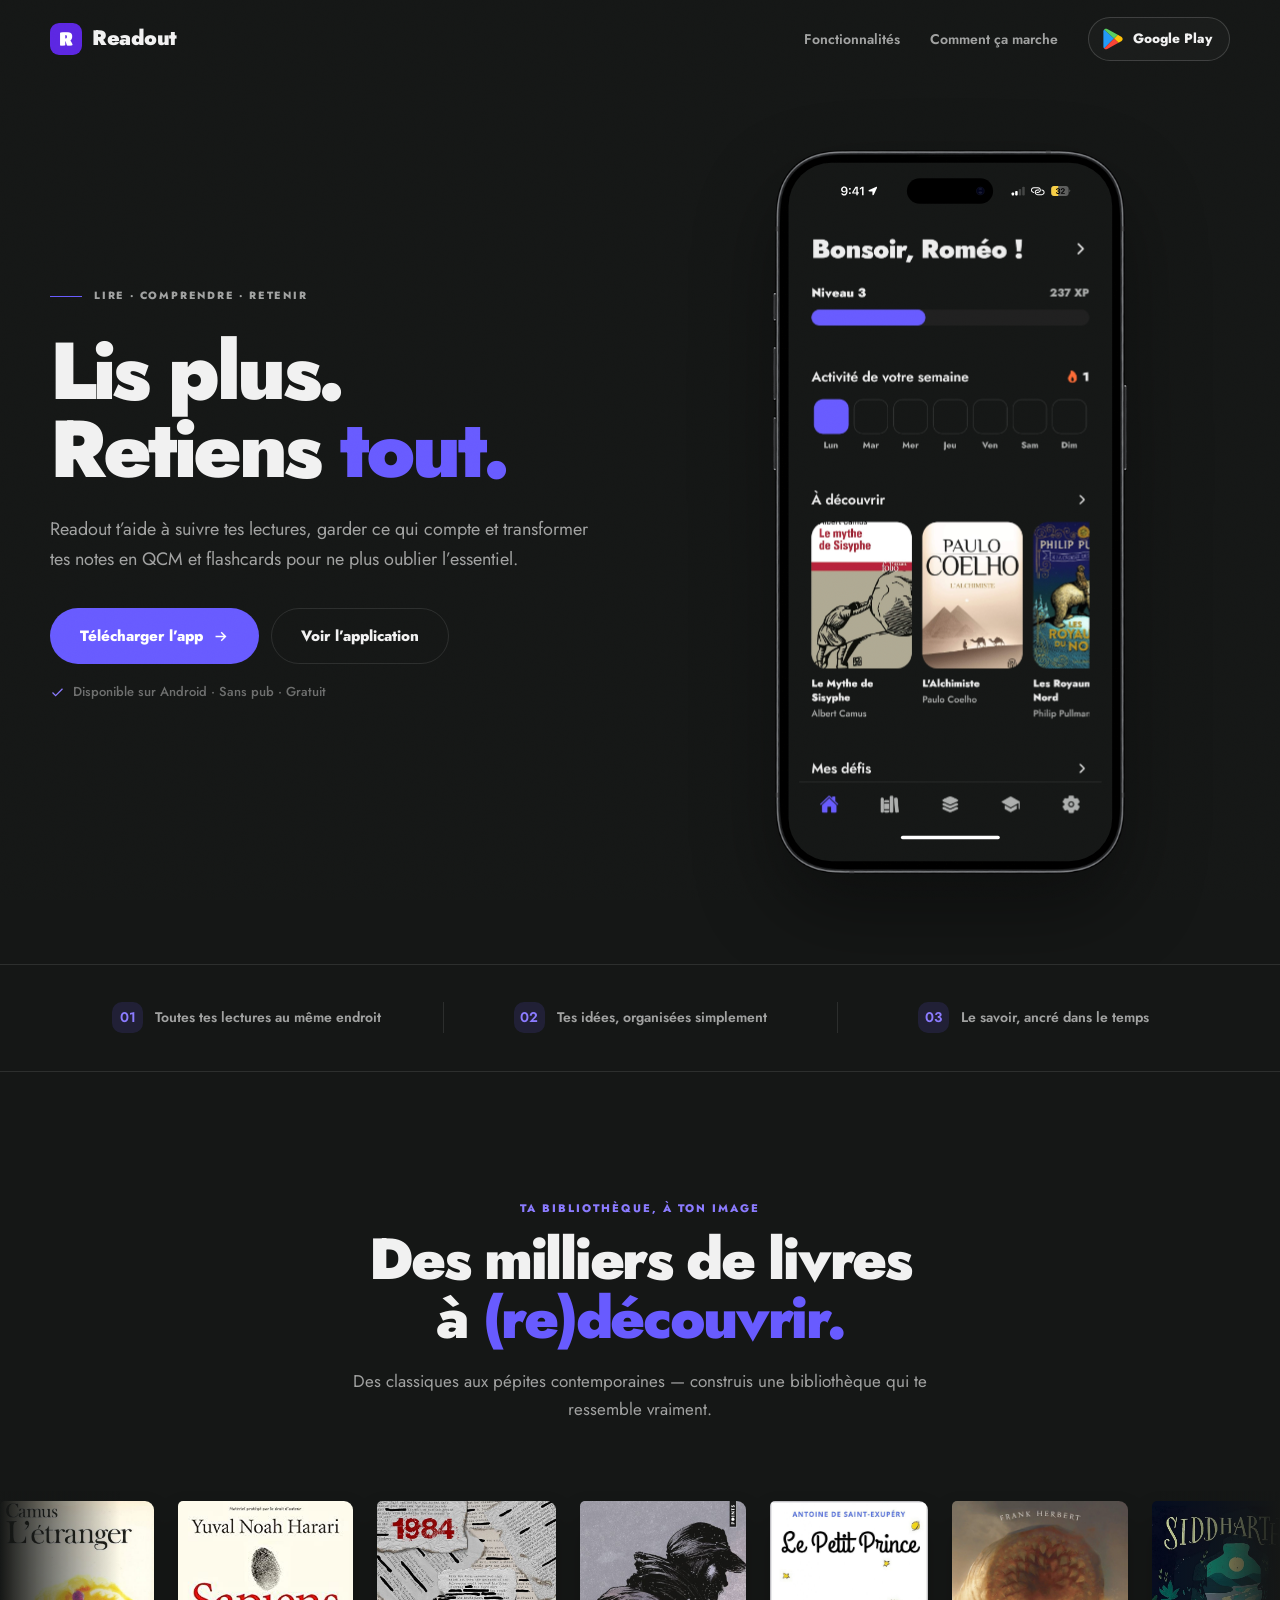
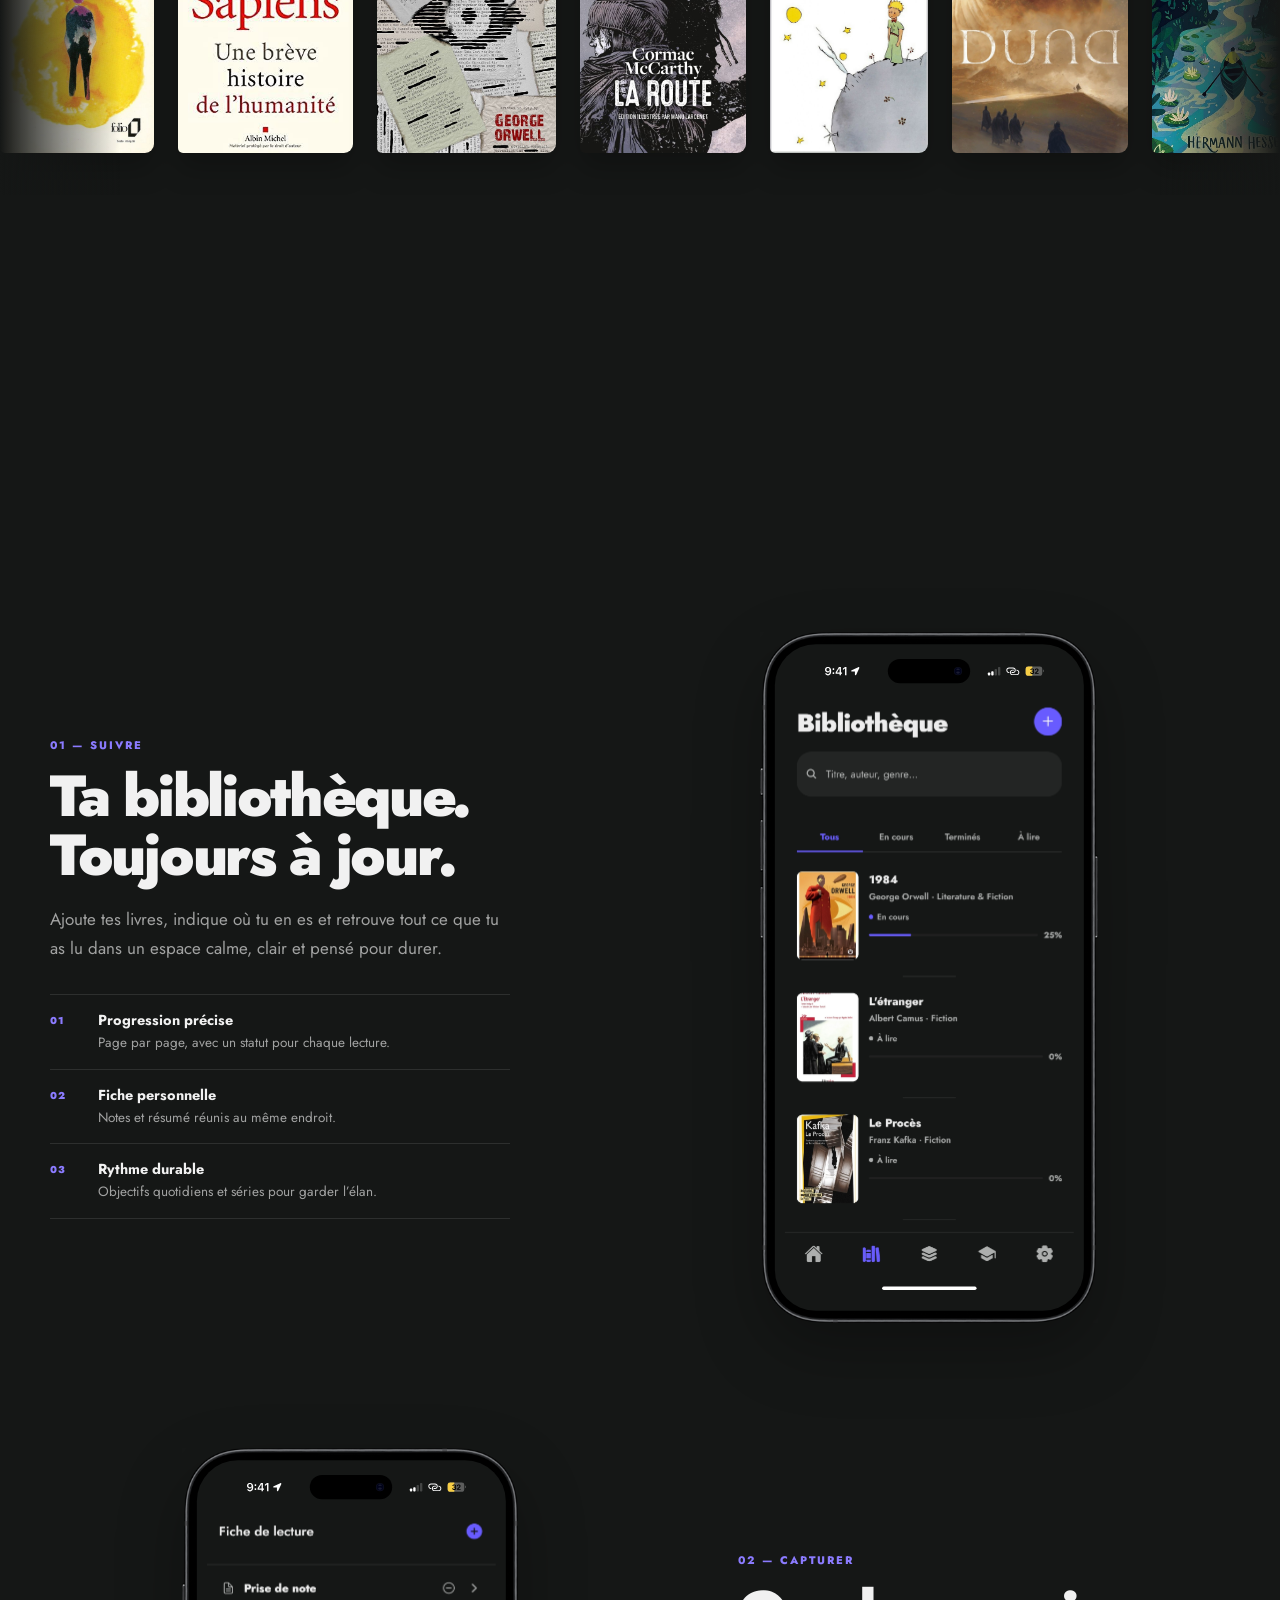
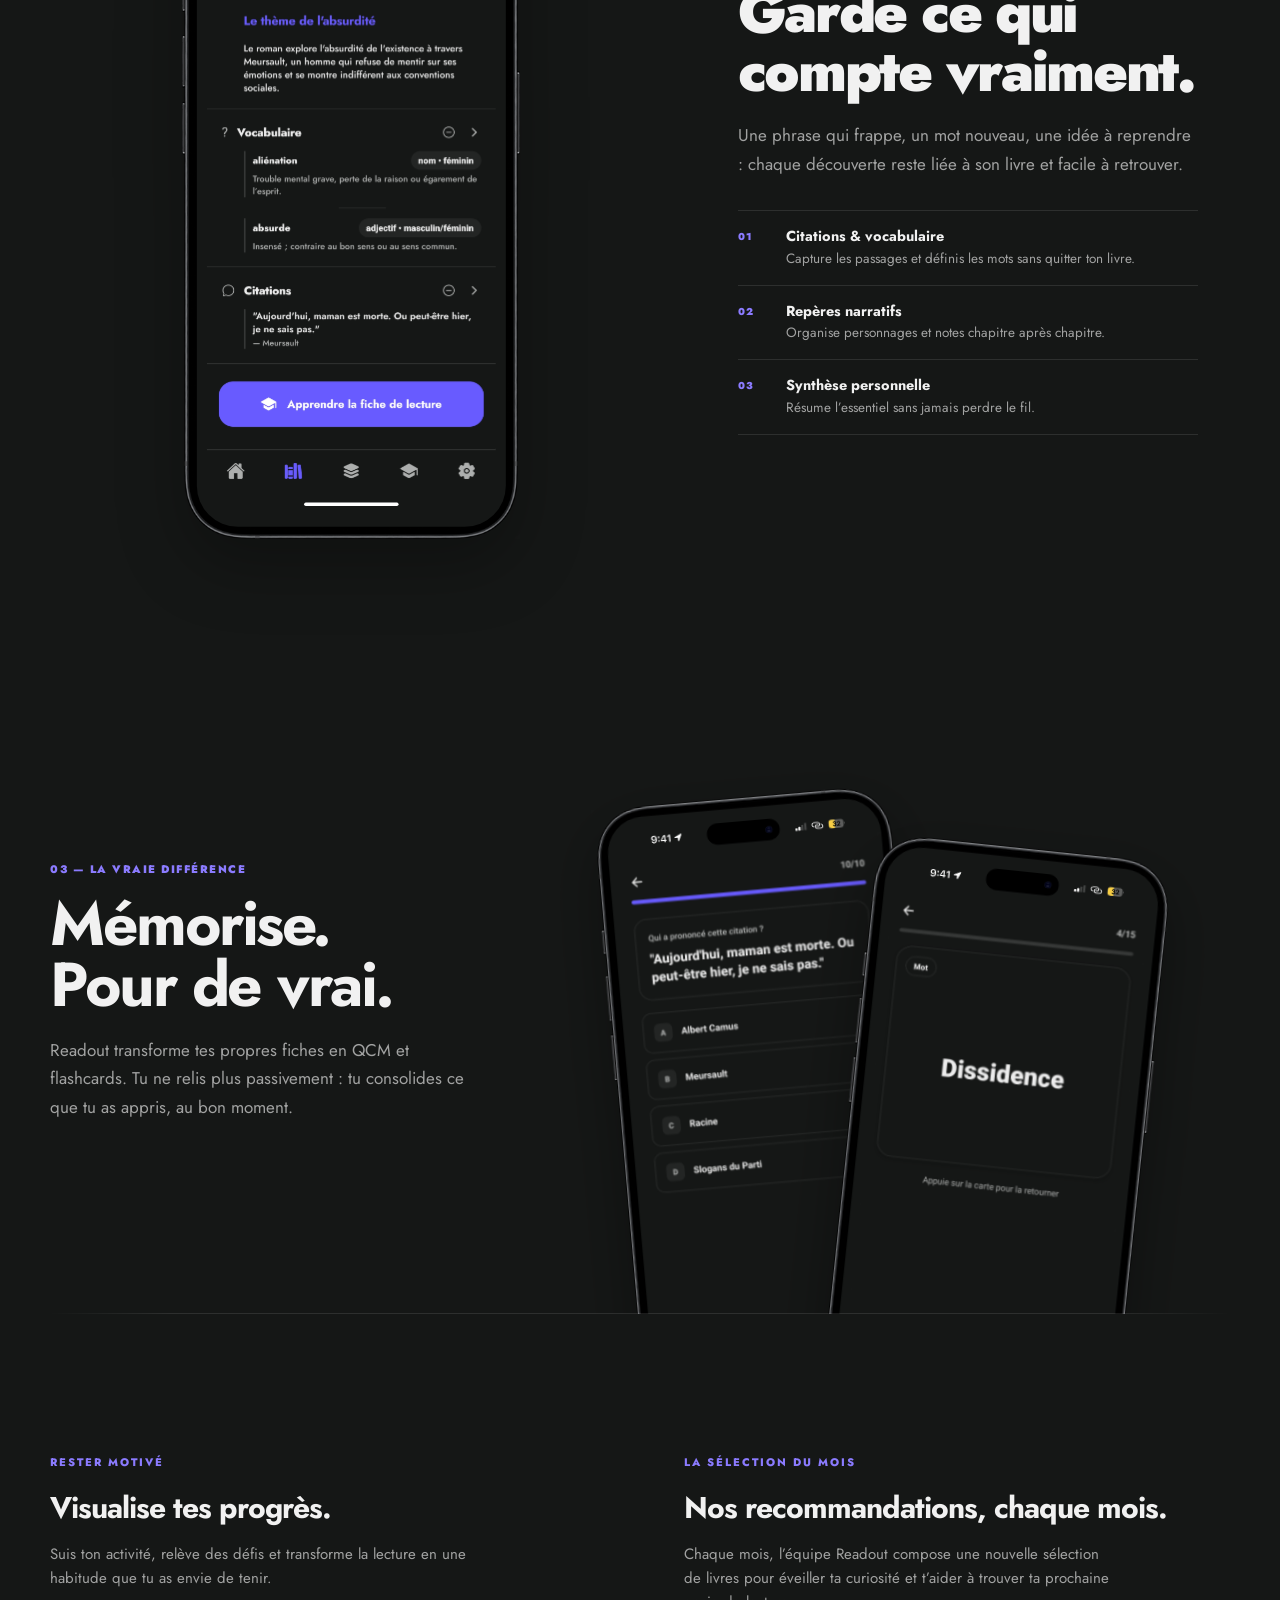
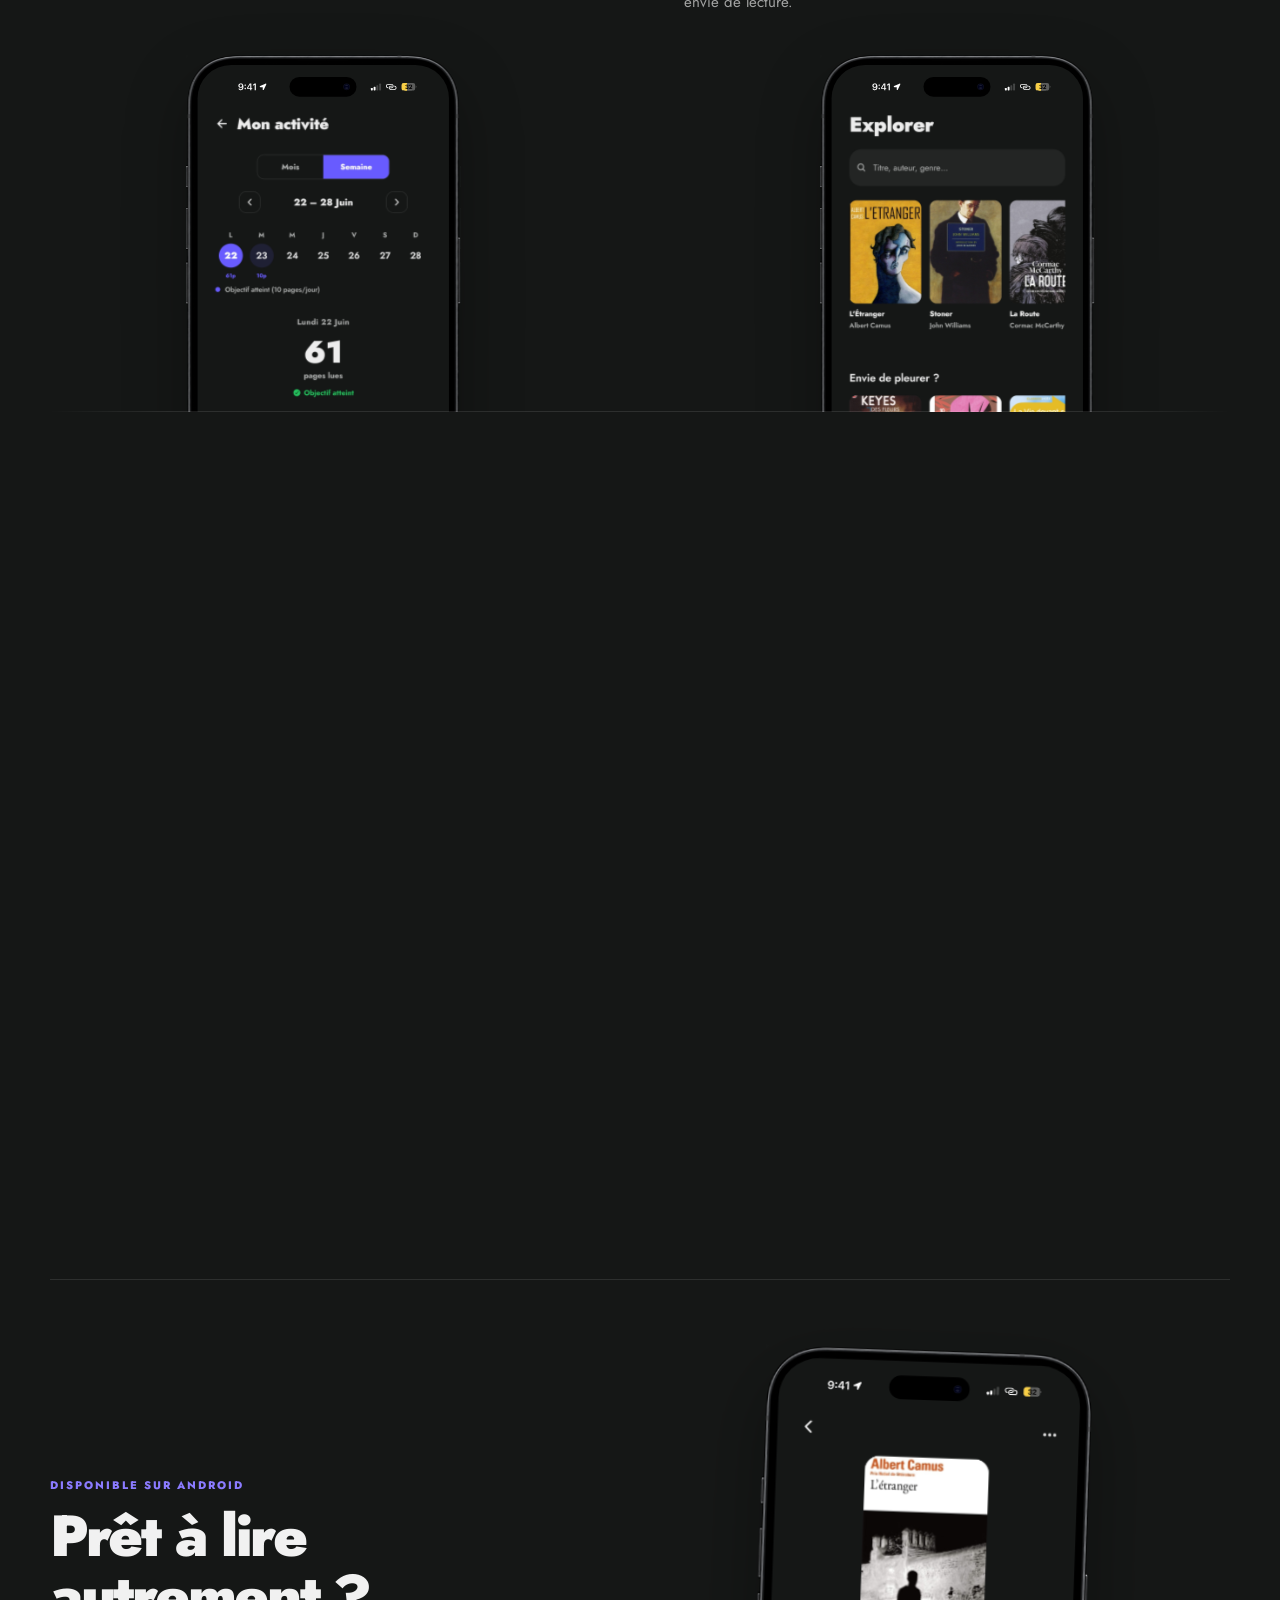
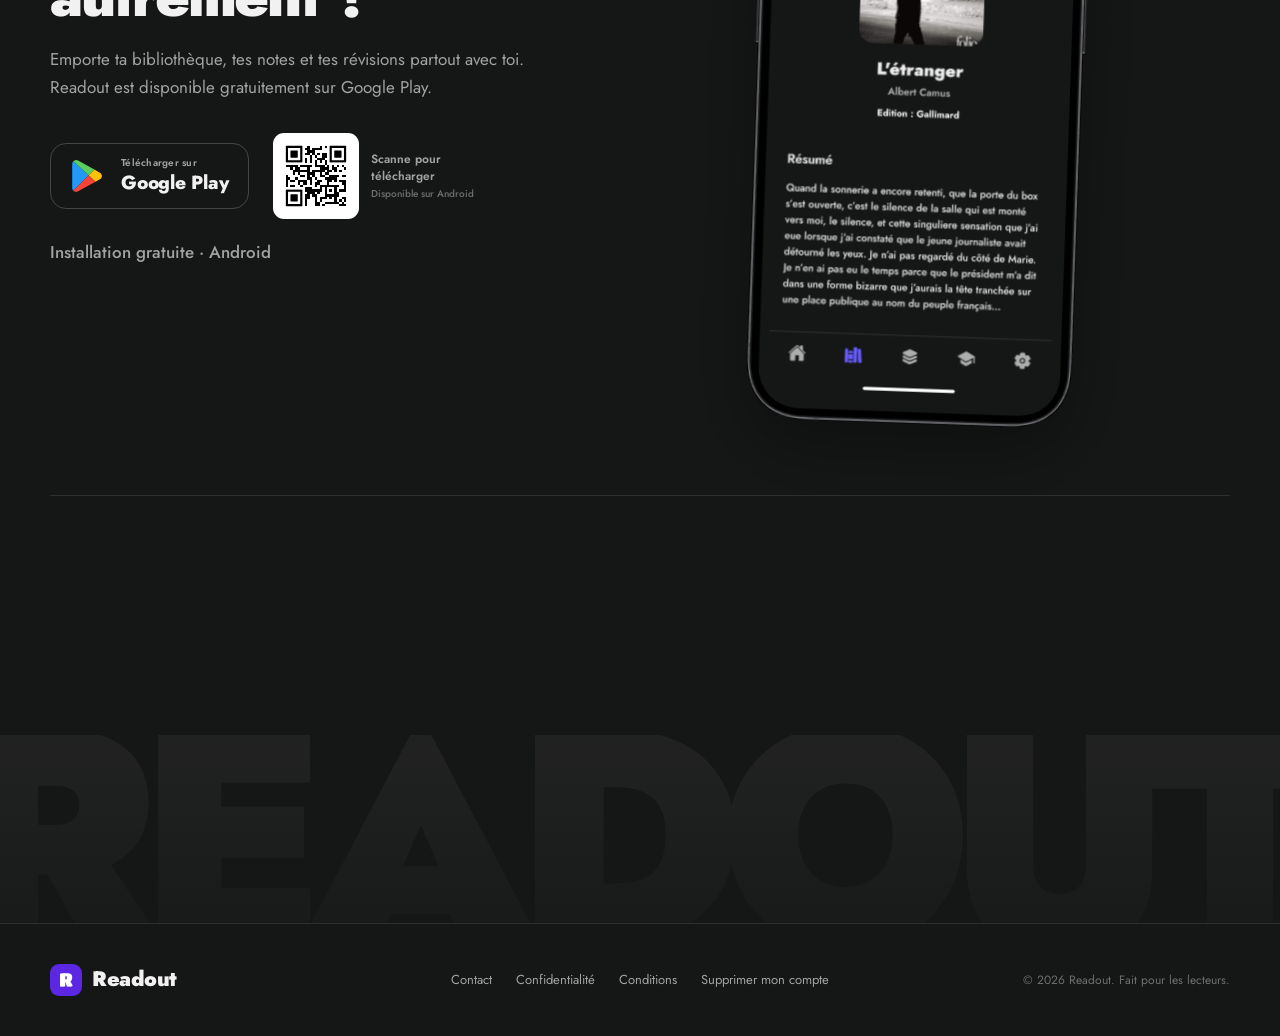
<file: index.html>
<!DOCTYPE html>
<html lang="fr">
<head>
  <meta charset="UTF-8" />
  <meta name="viewport" content="width=device-width, initial-scale=1.0" />
  <meta name="theme-color" content="#151716" />
  <title>Readout — Lis plus. Retiens tout.</title>
  <meta name="description" content="Le compagnon de lecture qui transforme chaque livre en savoir qui reste. Suis tes lectures, capture l'essentiel et mémorise durablement." />
  <link rel="icon" type="image/png" href="screens/icon-Readout.png" />
  <link rel="preconnect" href="https://fonts.googleapis.com" />
  <link rel="preconnect" href="https://fonts.gstatic.com" crossorigin />
  <link href="https://fonts.googleapis.com/css2?family=Jost:wght@400;500;600;700;800;900&display=swap" rel="stylesheet" />
  <style>
    :root {
      --bg: #151716;
      --bg-2: #151716;
      --card: rgba(255,255,255,.055);
      --card-2: rgba(255,255,255,.03);
      --text: rgba(255,255,255,.94);
      --muted: rgba(255,255,255,.60);
      --faint: rgba(255,255,255,.38);
      --border: rgba(255,255,255,.10);
      --primary: #685BFF;
      --primary-2: #8B7BFF;
      --primary-soft: rgba(104,91,255,.14);
      --radius: 22px;
      --maxw: 1180px;
    }

    * { box-sizing: border-box; margin: 0; padding: 0; }
    html { scroll-behavior: smooth; }
    body {
      font-family: 'Jost', system-ui, sans-serif;
      background: var(--bg);
      color: var(--text);
      -webkit-font-smoothing: antialiased;
      overflow-x: hidden;
      line-height: 1.5;
    }
    body::after {
      content: ""; position: fixed; inset: 0; z-index: 9999; pointer-events: none;
      opacity: .028; mix-blend-mode: overlay;
      background-image: url("data:image/svg+xml,%3Csvg xmlns='http://www.w3.org/2000/svg' width='120' height='120'%3E%3Cfilter id='n'%3E%3CfeTurbulence type='fractalNoise' baseFrequency='.9' numOctaves='3'/%3E%3C/filter%3E%3Crect width='100%25' height='100%25' filter='url(%23n)'/%3E%3C/svg%3E");
    }
    a { color: inherit; text-decoration: none; }
    button, input { font: inherit; }
    ::selection { background: rgba(104,91,255,.4); }
    .wrap { width: min(var(--maxw), calc(100% - 48px)); margin-inline: auto; }

    nav {
      position: fixed; inset: 0 0 auto; z-index: 100; height: 78px;
      transition: .3s ease;
    }
    nav.scrolled {
      height: 66px; background: rgba(21,23,22,.82);
      border-bottom: 1px solid var(--border); backdrop-filter: blur(18px);
    }
    .nav-inner { height: 100%; display: flex; align-items: center; justify-content: space-between; }
    .logo { display: inline-flex; align-items: center; gap: 10px; font-size: 21px; font-weight: 900; letter-spacing: -.45px; }
    .brand-icon { display: block; width: 32px; height: 32px; border-radius: 9px; }
    .nav-links { display: flex; align-items: center; gap: 30px; }
    .nav-link { color: var(--muted); font-size: 14px; font-weight: 600; transition: color .2s; }
    .nav-link:hover { color: var(--text); }
    .nav-store {
      display: inline-flex; align-items: center; gap: 9px; min-height: 44px; padding: 0 17px 0 13px;
      border: 1px solid rgba(255,255,255,.16); border-radius: 999px; background: rgba(255,255,255,.025);
      color: var(--text); font-size: 13.5px; font-weight: 800; transition: transform .2s, border-color .2s, background .2s;
    }
    .nav-store img { display: block; width: 22px; height: 22px; object-fit: contain; }
    .nav-store:hover { transform: translateY(-2px); border-color: rgba(104,91,255,.5); background: var(--primary-soft); }

    .btn {
      display: inline-flex; min-height: 46px; align-items: center; justify-content: center; gap: 9px;
      padding: 0 23px; border: 1px solid transparent; border-radius: 999px;
      color: #fff; background: var(--primary); font-size: 14px; font-weight: 800;
      cursor: pointer; transition: transform .22s ease, background .22s ease, border-color .22s ease;
    }
    .btn:hover { transform: translateY(-2px); background: var(--primary-2); }
    .btn.ghost { background: transparent; border-color: var(--border); color: var(--text); }
    .btn.ghost:hover { background: var(--card); border-color: rgba(255,255,255,.2); }
    .btn.big { min-height: 56px; padding-inline: 29px; font-size: 15px; }
    .btn svg { width: 17px; height: 17px; }

    .hero {
      position: relative; min-height: 880px; padding: 150px 0 90px; overflow: hidden;
      border-bottom: 1px solid var(--border);
    }
    .hero-grid { display: grid; grid-template-columns: 1.02fr .98fr; align-items: center; gap: 38px; }
    .hero-copy { position: relative; z-index: 2; padding-bottom: 42px; }
    .hero-label {
      display: inline-flex; align-items: center; gap: 12px; margin-bottom: 29px;
      color: var(--muted); font-size: 10.5px; font-weight: 800; letter-spacing: 1.8px; text-transform: uppercase;
    }
    .hero-label::before { content: ""; width: 32px; height: 1px; background: var(--primary); }
    h1 {
      max-width: 650px; margin-bottom: 27px; font-size: clamp(56px, 6.3vw, 82px);
      font-weight: 900; letter-spacing: -3.5px; line-height: .96;
    }
    h1 span { display: block; }
    h1 em { font-family: inherit; font-style: normal; font-weight: 900; color: var(--primary); }
    .hero-sub { max-width: 540px; margin-bottom: 34px; color: var(--muted); font-size: 18px; line-height: 1.65; }
    .hero-cta { display: flex; align-items: center; gap: 12px; flex-wrap: wrap; }
    .hero-note { display: flex; align-items: center; gap: 8px; margin-top: 18px; color: var(--faint); font-size: 13px; font-weight: 500; }
    .hero-note svg { width: 15px; height: 15px; color: var(--primary-2); }

    .hero-visual { position: relative; z-index: 2; min-height: 640px; display: grid; place-items: center; }
    .hero-phone { position: relative; z-index: 2; width: 354px; max-width: 78vw; filter: drop-shadow(0 36px 40px rgba(0,0,0,.38)); animation: float 6s ease-in-out infinite; }
    @keyframes float { 50% { transform: translateY(-12px); } }

    .principles { border-bottom: 1px solid var(--border); }
    .principles-grid { min-height: 106px; display: grid; grid-template-columns: repeat(3, 1fr); align-items: center; }
    .principle { display: flex; align-items: center; justify-content: center; gap: 12px; color: var(--muted); font-size: 14px; font-weight: 600; }
    .principle + .principle { border-left: 1px solid var(--border); }
    .principle span { display: grid; place-items: center; width: 31px; height: 31px; border-radius: 10px; background: var(--primary-soft); color: var(--primary-2); }

    .section { padding: 128px 0; }
    .section-head { max-width: 720px; margin: 0 auto 68px; text-align: center; }
    .kicker { display: block; margin-bottom: 14px; color: var(--primary-2); font-size: 11px; font-weight: 800; letter-spacing: 2px; text-transform: uppercase; }
    .section-head h2, .story-copy h2, .final h2 { font-size: clamp(38px, 5vw, 58px); font-weight: 900; letter-spacing: -2.3px; line-height: 1.02; }
    .section-head h2 em, .story-copy h2 em { font-family: inherit; font-style: normal; color: var(--primary); font-weight: 900; }
    .section-head p { max-width: 590px; margin: 19px auto 0; color: var(--muted); font-size: 17px; line-height: 1.65; }

    .library { padding-bottom: 0; }
    .shelf-window { position: relative; overflow: hidden; padding: 10px 0 42px; }
    .shelf-window::before, .shelf-window::after { content: ""; position: absolute; z-index: 4; top: 0; bottom: 0; width: 120px; pointer-events: none; }
    .shelf-window::before { left: 0; background: linear-gradient(90deg, var(--bg), transparent); }
    .shelf-window::after { right: 0; background: linear-gradient(-90deg, var(--bg), transparent); }
    .shelf-track { display: flex; gap: 24px; width: max-content; animation: scroll 60s linear infinite; will-change: transform; }
    .shelf-set { display: flex; gap: 24px; }
    .shelf-window:hover .shelf-track { animation-play-state: paused; }
    @keyframes scroll { to { transform: translateX(calc(-50% - 12px)); } }
    .book {
      position: relative; flex: 0 0 auto; height: 252px; overflow: hidden;
      border-radius: 5px 9px 9px 5px; box-shadow: 0 16px 28px rgba(0,0,0,.22);
      transition: transform .35s cubic-bezier(.2,.7,.2,1), box-shadow .35s ease;
    }
    .book:hover { transform: translateY(-9px); box-shadow: 0 23px 36px rgba(0,0,0,.3); }
    .book img { display: block; width: auto; height: 100%; object-fit: contain; }

    .product-story { padding-top: 145px; padding-bottom: 88px; }
    .story { display: grid; grid-template-columns: .9fr 1.1fr; gap: 86px; align-items: center; min-height: 680px; }
    .story + .story { margin-top: 125px; }
    .story.reverse { grid-template-columns: 1.1fr .9fr; }
    .story.reverse .story-copy { order: 2; }
    .story-copy h2 { margin-bottom: 20px; }
    .story-copy > p { max-width: 460px; color: var(--muted); font-size: 17px; line-height: 1.68; }
    .feature-list {
      counter-reset: feature; display: grid; max-width: 460px; margin-top: 32px;
      border-top: 1px solid var(--border); list-style: none;
    }
    .feature-list li {
      counter-increment: feature; display: grid; grid-template-columns: 34px 1fr; gap: 14px;
      align-items: start; padding: 15px 0 16px; border-bottom: 1px solid var(--border);
      transition: padding-left .22s ease;
    }
    .feature-list li:hover { padding-left: 6px; }
    .feature-list li::before {
      content: "0" counter(feature); padding-top: 3px; color: var(--primary-2);
      font-size: 10px; font-weight: 900; letter-spacing: 1px;
    }
    .feature-copy strong { display: block; color: var(--text); font-size: 14.5px; font-weight: 700; line-height: 1.35; }
    .feature-copy span { display: block; margin-top: 3px; color: var(--muted); font-size: 13.5px; font-weight: 400; line-height: 1.48; }
    .story-visual {
      position: relative; min-height: 640px; display: grid; place-items: center;
    }
    .story-visual img { position: relative; z-index: 2; width: 338px; max-width: 82%; filter: drop-shadow(0 26px 32px rgba(0,0,0,.28)); transition: transform .45s ease; }
    .story-visual:hover img { transform: translateY(-7px) rotate(-1deg); }

    .memory-card {
      position: relative; margin-top: 125px; min-height: 650px; display: grid; grid-template-columns: .82fr 1.18fr;
    }
    .memory-card::after {
      content: ""; position: absolute; z-index: 4; left: 0; right: 0; bottom: 0; height: 1px;
      background: linear-gradient(90deg, transparent, var(--border) 10%, var(--border) 90%, transparent);
    }
    .memory-copy { padding: 74px 25px 74px 0; align-self: center; }
    .memory-copy h2 { margin: 14px 0 20px; font-size: clamp(40px, 5vw, 62px); line-height: .98; letter-spacing: -2.5px; }
    .memory-copy p { max-width: 430px; color: var(--muted); font-size: 17px; line-height: 1.68; }
    .difference-label { display: inline-flex; align-items: center; color: var(--primary-2); font-size: 11px; font-weight: 900; letter-spacing: 1.5px; text-transform: uppercase; }
    .memory-visual { position: relative; display: flex; align-items: flex-end; justify-content: center; min-height: 610px; overflow: hidden; }
    .memory-visual img { position: relative; z-index: 2; width: 300px; filter: drop-shadow(0 22px 28px rgba(0,0,0,.35)); }
    .memory-visual .quiz { transform: translate(35px, 95px) rotate(-5deg); }
    .memory-visual .flash { transform: translate(-38px, 145px) rotate(6deg); }

    .secondary { padding-top: 0; }
    .secondary-grid { position: relative; display: grid; grid-template-columns: 1fr 1fr; gap: 88px; }
    .secondary-grid::after {
      content: ""; position: absolute; left: 0; right: 0; bottom: 0; height: 1px;
      background: linear-gradient(90deg, transparent, var(--border) 10%, var(--border) 90%, transparent);
    }
    .secondary-card { position: relative; min-height: 610px; padding: 52px 0 0; overflow: hidden; }
    .secondary-card h3 { margin: 8px 0 12px; font-size: 30px; letter-spacing: -1px; }
    .secondary-card p { max-width: 430px; color: var(--muted); font-size: 15px; line-height: 1.6; }
    .secondary-card img { position: absolute; width: 275px; max-width: 68%; left: 50%; bottom: -205px; transform: translateX(-50%); filter: drop-shadow(0 24px 30px rgba(0,0,0,.3)); transition: bottom .45s ease; }
    .secondary-card:hover img { bottom: -190px; }

    .how { border-top: 0; }
    .steps {
      position: relative; display: grid; grid-template-columns: repeat(3, 1fr); gap: 54px;
      padding: 10px 0 8px;
    }
    .steps::before {
      content: ""; position: absolute; z-index: 0; top: 38px; left: 16.666%; right: 16.666%; height: 2px;
      background: linear-gradient(90deg, rgba(104,91,255,.35), var(--primary), var(--primary-2));
      transform: scaleX(0); transform-origin: left; transition: transform 1s cubic-bezier(.2,.7,.2,1) .15s;
    }
    .steps.in::before { transform: scaleX(1); }
    .steps::after {
      content: ""; position: absolute; top: 33px; right: calc(16.666% - 7px); z-index: 1;
      border-top: 6px solid transparent; border-bottom: 6px solid transparent; border-left: 9px solid var(--primary-2);
      opacity: 0; transform: translateX(-8px); transition: opacity .3s ease .95s, transform .3s ease .95s;
    }
    .steps.in::after { opacity: 1; transform: none; }
    .step { position: relative; z-index: 2; text-align: center; }
    .step-num {
      display: grid; place-items: center; width: 58px; height: 58px; margin: 0 auto 30px;
      border: 1px solid rgba(104,91,255,.55); border-radius: 50%; background: var(--bg);
      box-shadow: 0 0 0 8px var(--bg); color: var(--primary-2); font-size: 12px; font-weight: 900;
      transition: transform .25s ease, background .25s ease, color .25s ease;
    }
    .step:hover .step-num { transform: scale(1.08); background: var(--primary); color: #fff; }
    .step-phase { display: block; margin-bottom: 9px; color: var(--faint); font-size: 10px; font-weight: 800; letter-spacing: 1.5px; text-transform: uppercase; }
    .step h3 { margin-bottom: 10px; font-size: 21px; letter-spacing: -.45px; }
    .step p { max-width: 300px; margin: 0 auto; color: var(--muted); font-size: 14.5px; line-height: 1.65; }

    .final { padding: 0 0 120px; }
    .final-card {
      position: relative; min-height: 650px; display: grid; grid-template-columns: .88fr 1.12fr;
      align-items: center; gap: 70px; padding: 70px 0; overflow: hidden;
      border-top: 1px solid var(--border); border-bottom: 1px solid var(--border);
    }
    .final-copy { position: relative; z-index: 2; }
    .final h2 { max-width: 520px; }
    .final-copy > p { max-width: 480px; margin: 19px 0 32px; color: var(--muted); font-size: 17px; line-height: 1.65; }
    .store-button {
      display: inline-flex; align-items: center; gap: 13px; min-height: 66px; padding: 9px 20px 9px 14px;
      border: 1px solid rgba(255,255,255,.2); border-radius: 16px; background: transparent;
      transition: transform .22s ease, border-color .22s ease, background .22s ease;
    }
    .store-button:hover { transform: translateY(-3px); border-color: rgba(104,91,255,.6); background: var(--primary-soft); }
    .store-icon { display: grid; place-items: center; width: 43px; height: 43px; }
    .store-icon img { display: block; width: 34px; height: 34px; object-fit: contain; }
    .store-label { display: flex; flex-direction: column; align-items: flex-start; line-height: 1.08; }
    .store-label small { margin-bottom: 4px; color: var(--muted); font-size: 10px; font-weight: 600; letter-spacing: .25px; }
    .store-label strong { color: var(--text); font-size: 19px; font-weight: 800; letter-spacing: -.25px; }
    .download-actions { display: flex; align-items: center; gap: 24px; }
    .qr-download { display: flex; align-items: center; gap: 12px; }
    .qr-download img { display: block; width: 86px; height: 86px; padding: 5px; border-radius: 11px; background: #fff; }
    .qr-download span { max-width: 105px; color: var(--muted); font-size: 12px; font-weight: 600; line-height: 1.35; }
    .qr-download small { display: block; margin-top: 3px; color: var(--faint); font-size: 10px; font-weight: 500; }
    .store-note { margin-top: 14px; color: var(--faint); font-size: 12px; font-weight: 500; }
    .download-visual { position: relative; min-height: 560px; display: grid; place-items: center; }
    .download-visual img { position: relative; z-index: 2; width: 330px; max-width: 78%; filter: drop-shadow(0 28px 34px rgba(0,0,0,.32)); transform: rotate(2deg); transition: transform .45s ease; }
    .download-visual:hover img { transform: translateY(-7px) rotate(0deg); }

    .brand-signature {
      height: clamp(180px, 24vw, 430px); display: flex; align-items: flex-end; justify-content: center;
      padding: 0 1.5vw; overflow: hidden; pointer-events: none; user-select: none;
    }
    .brand-signature span {
      display: block; white-space: nowrap; font-size: clamp(108px, 23.5vw, 450px); font-weight: 900;
      line-height: .68; letter-spacing: -.082em; transform: translateX(-.035em) translateY(.055em);
      color: transparent; background: linear-gradient(180deg, rgba(255,255,255,.052), rgba(255,255,255,.014));
      -webkit-background-clip: text; background-clip: text;
    }

    footer { border-top: 1px solid var(--border); }
    .footer-inner { min-height: 112px; display: grid; grid-template-columns: 1fr auto 1fr; align-items: center; gap: 24px; }
    .foot-links { display: flex; gap: 24px; }
    .foot-links a { color: var(--muted); font-size: 13px; }
    .foot-links a:hover { color: var(--text); }
    .foot-copy { justify-self: end; color: var(--faint); font-size: 12px; }

    .reveal { opacity: 0; transform: translateY(24px); transition: opacity .7s ease, transform .7s cubic-bezier(.2,.7,.2,1); }
    .reveal.in { opacity: 1; transform: none; }
    @media (prefers-reduced-motion: reduce) { html { scroll-behavior: auto; } *, *::before, *::after { animation: none !important; transition-duration: .01ms !important; } .reveal { opacity: 1; transform: none; } }

    @media (max-width: 980px) {
      .hero { min-height: auto; }
      .hero-grid { grid-template-columns: 1fr; text-align: center; }
      .hero-copy { padding-bottom: 0; }
      .hero-sub { margin-inline: auto; }
      .hero-cta, .hero-note { justify-content: center; }
      .hero-visual { min-height: 580px; }
      .story, .story.reverse { grid-template-columns: 1fr; gap: 44px; }
      .story.reverse .story-copy { order: 0; }
      .story-copy { text-align: center; }
      .story-copy > p { margin-inline: auto; }
      .feature-list { width: min(460px, 100%); margin-inline: auto; text-align: left; }
      .memory-card { grid-template-columns: 1fr; }
      .memory-copy { padding: 64px 54px 0; text-align: center; }
      .memory-copy p { margin-inline: auto; }
      .final-card { grid-template-columns: 1fr; gap: 30px; padding-top: 90px; text-align: center; }
      .final h2, .final-copy > p { margin-left: auto; margin-right: auto; }
      .download-actions { justify-content: center; }
      .download-visual { min-height: 520px; }
      .footer-inner { grid-template-columns: 1fr auto; }
      .foot-links { display: none; }
    }

    @media (max-width: 720px) {
      .wrap { width: min(100% - 32px, var(--maxw)); }
      nav { height: 68px; }
      .nav-link { display: none; }
      .nav-links { gap: 0; }
      .nav-store { min-height: 40px; padding: 0 14px 0 11px; font-size: 12.5px; }
      .nav-store img { width: 20px; height: 20px; }
      .hero { padding: 120px 0 64px; }
      h1 { font-size: clamp(48px, 14.5vw, 66px); letter-spacing: -2.8px; }
      .hero-sub { font-size: 17px; }
      .hero-visual { min-height: 520px; }
      .hero-phone { width: 310px; }
      .principles-grid { grid-template-columns: 1fr; padding: 20px 0; gap: 0; }
      .principle { justify-content: flex-start; min-height: 58px; }
      .principle + .principle { border-left: 0; border-top: 1px solid var(--border); }
      .section { padding: 94px 0; }
      .section-head { margin-bottom: 48px; }
      .section-head h2, .story-copy h2, .final h2 { font-size: 40px; letter-spacing: -1.6px; }
      .shelf-window::before, .shelf-window::after { width: 40px; }
      .book { height: 218px; }
      .product-story { padding-top: 105px; }
      .story { min-height: 0; }
      .story + .story, .memory-card { margin-top: 88px; }
      .story-visual { min-height: 540px; }
      .story-visual img { width: 280px; }
      .memory-copy { padding: 52px 25px 0; }
      .memory-copy h2 { font-size: 42px; }
      .memory-visual { min-height: 500px; }
      .memory-visual img { width: 230px; }
      .memory-visual .quiz { transform: translate(27px,70px) rotate(-5deg); }
      .memory-visual .flash { transform: translate(-25px,105px) rotate(6deg); }
      .secondary-grid { grid-template-columns: 1fr; gap: 64px; }
      .secondary-card { min-height: 570px; padding: 36px 0 0; }
      .steps { grid-template-columns: 1fr; gap: 48px; padding: 4px 0 4px 7px; }
      .steps::before {
        top: 29px; bottom: 29px; left: 35px; right: auto; width: 2px; height: auto;
        background: linear-gradient(180deg, rgba(104,91,255,.35), var(--primary), var(--primary-2));
        transform: scaleY(0); transform-origin: top;
      }
      .steps.in::before { transform: scaleY(1); }
      .steps::after { top: auto; right: auto; bottom: 18px; left: 30px; transform: translateY(-8px); border: 0; border-left: 6px solid transparent; border-right: 6px solid transparent; border-top: 9px solid var(--primary-2); }
      .steps.in::after { transform: none; }
      .step { display: grid; grid-template-columns: 58px 1fr; gap: 23px; align-items: start; text-align: left; }
      .step-num { margin: 0; }
      .step p { max-width: 340px; margin: 0; }
      .final-card { min-height: 0; padding: 70px 0 0; gap: 18px; }
      .download-actions { flex-direction: column; gap: 14px; }
      .qr-download { display: none; }
      .download-visual { min-height: 500px; }
      .download-visual img { width: 290px; }
      .brand-signature { height: 160px; }
      .brand-signature span { font-size: 29vw; line-height: .65; }
      .footer-inner { min-height: 100px; }
      .foot-copy { text-align: right; max-width: 130px; }
    }
  </style>
</head>
<body>
  <nav id="nav">
    <div class="wrap nav-inner">
      <a href="#" class="logo" aria-label="Readout, accueil"><img class="brand-icon" src="screens/icon-Readout.png" alt="" />Readout</a>
      <div class="nav-links">
        <a href="#features" class="nav-link">Fonctionnalités</a>
        <a href="#how" class="nav-link">Comment ça marche</a>
        <a href="#get" class="nav-store"><img src="screens/googlePlay.svg" alt="" />Google Play</a>
      </div>
    </div>
  </nav>

  <main>
    <header class="hero">
      <div class="wrap hero-grid">
        <div class="hero-copy reveal">
          <div class="hero-label">Lire · Comprendre · Retenir</div>
          <h1><span>Lis plus.</span><span>Retiens <em>tout.</em></span></h1>
          <p class="hero-sub">Readout t’aide à suivre tes lectures, garder ce qui compte et transformer tes notes en QCM et flashcards pour ne plus oublier l’essentiel.</p>
          <div class="hero-cta">
            <a href="#get" class="btn big">Télécharger l’app
              <svg viewBox="0 0 24 24" fill="none" stroke="currentColor" stroke-width="2" aria-hidden="true"><path d="M5 12h14M13 6l6 6-6 6"/></svg>
            </a>
            <a href="#features" class="btn ghost big">Voir l’application</a>
          </div>
          <p class="hero-note">
            <svg viewBox="0 0 24 24" fill="none" stroke="currentColor" stroke-width="2" aria-hidden="true"><path d="M20 6 9 17l-5-5"/></svg>
            Disponible sur Android · Sans pub · Gratuit
          </p>
        </div>
        <div class="hero-visual reveal">
          <img class="hero-phone" src="screens/dashboard.svg" alt="Écran d’accueil de l’application Readout" />
        </div>
      </div>
    </header>

    <div class="principles">
      <div class="wrap principles-grid">
        <div class="principle"><span>01</span>Toutes tes lectures au même endroit</div>
        <div class="principle"><span>02</span>Tes idées, organisées simplement</div>
        <div class="principle"><span>03</span>Le savoir, ancré dans le temps</div>
      </div>
    </div>

    <section class="section library" aria-labelledby="library-title">
      <div class="section-head wrap reveal">
        <span class="kicker">Ta bibliothèque, à ton image</span>
        <h2 id="library-title">Des milliers de livres<br>à <em>(re)découvrir.</em></h2>
        <p>Des classiques aux pépites contemporaines — construis une bibliothèque qui te ressemble vraiment.</p>
      </div>
      <div class="shelf-window">
        <div class="shelf-track" id="shelfTrack"></div>
      </div>
    </section>

    <section class="section product-story" id="features">
      <div class="wrap">
        <div class="section-head reveal">
          <span class="kicker">Pensé pour les lecteurs</span>
          <h2>De la première page<br>au <em>souvenir durable.</em></h2>
          <p>Readout accompagne tout le cycle de lecture, sans ajouter de friction entre toi et ton livre.</p>
        </div>

        <article class="story">
          <div class="story-copy reveal">
            <span class="kicker">01 — Suivre</span>
            <h2>Ta bibliothèque.<br>Toujours à jour.</h2>
            <p>Ajoute tes livres, indique où tu en es et retrouve tout ce que tu as lu dans un espace calme, clair et pensé pour durer.</p>
            <ul class="feature-list">
              <li><div class="feature-copy"><strong>Progression précise</strong><span>Page par page, avec un statut pour chaque lecture.</span></div></li>
              <li><div class="feature-copy"><strong>Fiche personnelle</strong><span>Notes et résumé réunis au même endroit.</span></div></li>
              <li><div class="feature-copy"><strong>Rythme durable</strong><span>Objectifs quotidiens et séries pour garder l’élan.</span></div></li>
            </ul>
          </div>
          <div class="story-visual reveal"><img src="screens/bibliotheque.svg" alt="Bibliothèque personnelle dans Readout" /></div>
        </article>

        <article class="story reverse">
          <div class="story-copy reveal">
            <span class="kicker">02 — Capturer</span>
            <h2>Garde ce qui<br>compte vraiment.</h2>
            <p>Une phrase qui frappe, un mot nouveau, une idée à reprendre : chaque découverte reste liée à son livre et facile à retrouver.</p>
            <ul class="feature-list">
              <li><div class="feature-copy"><strong>Citations &amp; vocabulaire</strong><span>Capture les passages et définis les mots sans quitter ton livre.</span></div></li>
              <li><div class="feature-copy"><strong>Repères narratifs</strong><span>Organise personnages et notes chapitre après chapitre.</span></div></li>
              <li><div class="feature-copy"><strong>Synthèse personnelle</strong><span>Résume l’essentiel sans jamais perdre le fil.</span></div></li>
            </ul>
          </div>
          <div class="story-visual reveal"><img src="screens/fiche.svg" alt="Fiche de lecture détaillée dans Readout" /></div>
        </article>

        <article class="memory-card reveal">
          <div class="memory-copy">
            <span class="difference-label">03 — La vraie différence</span>
            <h2>Mémorise.<br>Pour de vrai.</h2>
            <p>Readout transforme tes propres fiches en QCM et flashcards. Tu ne relis plus passivement : tu consolides ce que tu as appris, au bon moment.</p>
          </div>
          <div class="memory-visual">
            <img class="quiz" src="screens/quizz.svg" alt="Questionnaire de révision Readout" />
            <img class="flash" src="screens/flashcard.svg" alt="Flashcard de révision Readout" />
          </div>
        </article>
      </div>
    </section>

    <section class="section secondary">
      <div class="wrap secondary-grid">
        <article class="secondary-card reveal">
          <span class="kicker">Rester motivé</span>
          <h3>Visualise tes progrès.</h3>
          <p>Suis ton activité, relève des défis et transforme la lecture en une habitude que tu as envie de tenir.</p>
          <img src="screens/activite.svg" alt="Statistiques d’activité Readout" />
        </article>
        <article class="secondary-card reveal">
          <span class="kicker">La sélection du mois</span>
          <h3>Nos recommandations, chaque mois.</h3>
          <p>Chaque mois, l’équipe Readout compose une nouvelle sélection de livres pour éveiller ta curiosité et t’aider à trouver ta prochaine envie de lecture.</p>
          <img src="screens/explorer.svg" alt="Recommandations mensuelles de l’équipe Readout" />
        </article>
      </div>
    </section>

    <section class="section how" id="how">
      <div class="wrap">
        <div class="section-head reveal">
          <span class="kicker">Simple dès la première page</span>
          <h2>Trois gestes.<br>Une lecture qui reste.</h2>
          <p>Pas de configuration compliquée. Tu ajoutes, tu lis, tu retiens.</p>
        </div>
        <div class="steps reveal" aria-label="Le parcours Readout en trois étapes">
          <article class="step">
            <span class="step-num">01</span>
            <div class="step-body"><span class="step-phase">Ton point de départ</span><h3>Ajoute un livre</h3><p>Scanne ou recherche un titre, ou ajoute l’un des coups de cœur de notre sélection mensuelle.</p></div>
          </article>
          <article class="step">
            <span class="step-num">02</span>
            <div class="step-body"><span class="step-phase">Pendant ta lecture</span><h3>Lis &amp; annote</h3><p>Avance ta progression et capture citations, vocabulaire ou personnages au fil des pages.</p></div>
          </article>
          <article class="step">
            <span class="step-num">03</span>
            <div class="step-body"><span class="step-phase">Ce qui reste</span><h3>Révise au bon moment</h3><p>QCM et flashcards transforment tes fiches en savoir durable. Ce que tu lis, tu le gardes.</p></div>
          </article>
        </div>
      </div>
    </section>

    <section class="final" id="get">
      <div class="wrap">
        <div class="final-card reveal">
          <div class="final-copy">
            <span class="kicker">Disponible sur Android</span>
            <h2>Prêt à lire<br>autrement&nbsp;?</h2>
            <p>Emporte ta bibliothèque, tes notes et tes révisions partout avec toi. Readout est disponible gratuitement sur Google Play.</p>
            <div class="download-actions">
              <a href="https://play.google.com/store/apps/details?id=com.romeoprtl.readout&hl=fr" class="store-button" aria-label="Télécharger Readout sur Google Play">
                <span class="store-icon" aria-hidden="true"><img src="screens/googlePlay.svg" alt="" /></span>
                <span class="store-label"><small>Télécharger sur</small><strong>Google Play</strong></span>
              </a>
              <div class="qr-download">
                <img src="screens/qrcode.svg" alt="QR code pour télécharger Readout" />
                <span>Scanne pour télécharger<small>Disponible sur Android</small></span>
              </div>
            </div>
            <p class="store-note">Installation gratuite · Android</p>
          </div>
          <div class="download-visual">
            <img src="screens/livre.svg" alt="Fiche d’un livre dans l’application Readout" />
          </div>
        </div>
      </div>
    </section>
  </main>

  <div class="brand-signature reveal" aria-hidden="true"><span>READOUT</span></div>

  <footer>
    <div class="wrap footer-inner">
      <a href="#" class="logo" aria-label="Readout, retour en haut"><img class="brand-icon" src="screens/icon-Readout.png" alt="" />Readout</a>
      <div class="foot-links"><a href="contact.html">Contact</a><a href="privacy.html">Confidentialité</a><a href="terms.html">Conditions</a><a href="delete-account.html">Supprimer mon compte</a></div>
      <p class="foot-copy">© 2026 Readout. Fait pour les lecteurs.</p>
    </div>
  </footer>

  <script>
    const nav = document.getElementById('nav');
    addEventListener('scroll', () => nav.classList.toggle('scrolled', scrollY > 18), { passive: true });

    const books = [
      ["letranger.jpg", "L’Étranger — Albert Camus"],
      ["sapiens.jpg", "Sapiens — Yuval Noah Harari"],
      ["1984.jpg", "1984 — George Orwell"],
      ["laRoute.jpg", "La Route — Cormac McCarthy"],
      ["LePetitPrince.jpg", "Le Petit Prince — Antoine de Saint-Exupéry"],
      ["Dune.jpg", "Dune — Frank Herbert"],
      ["siddarta.jpg", "Siddhartha — Hermann Hesse"],
      ["lecompte.jpg", "Le Comte de Monte-Cristo — Alexandre Dumas"],
      ["lalchimiste.jpg", "L’Alchimiste — Paulo Coelho"],
      ["stoner.jpg", "Stoner — John Williams"],
      ["meditations.jpg", "Méditations — Marc Aurèle"]
    ];
    const cover = ([file, title]) => `<figure class="book"><img src="screens/${file}" alt="Couverture de ${title}" loading="lazy" /></figure>`;
    const track = document.getElementById('shelfTrack');
    const shelf = books.map(cover).join('');
    track.innerHTML = `<div class="shelf-set">${shelf}</div><div class="shelf-set" aria-hidden="true">${shelf}</div>`;

    const reveal = new IntersectionObserver(entries => entries.forEach(entry => {
      if (entry.isIntersecting) { entry.target.classList.add('in'); reveal.unobserve(entry.target); }
    }), { threshold: .12 });
    document.querySelectorAll('.reveal').forEach(el => reveal.observe(el));

  </script>
</body>
</html>
</file>
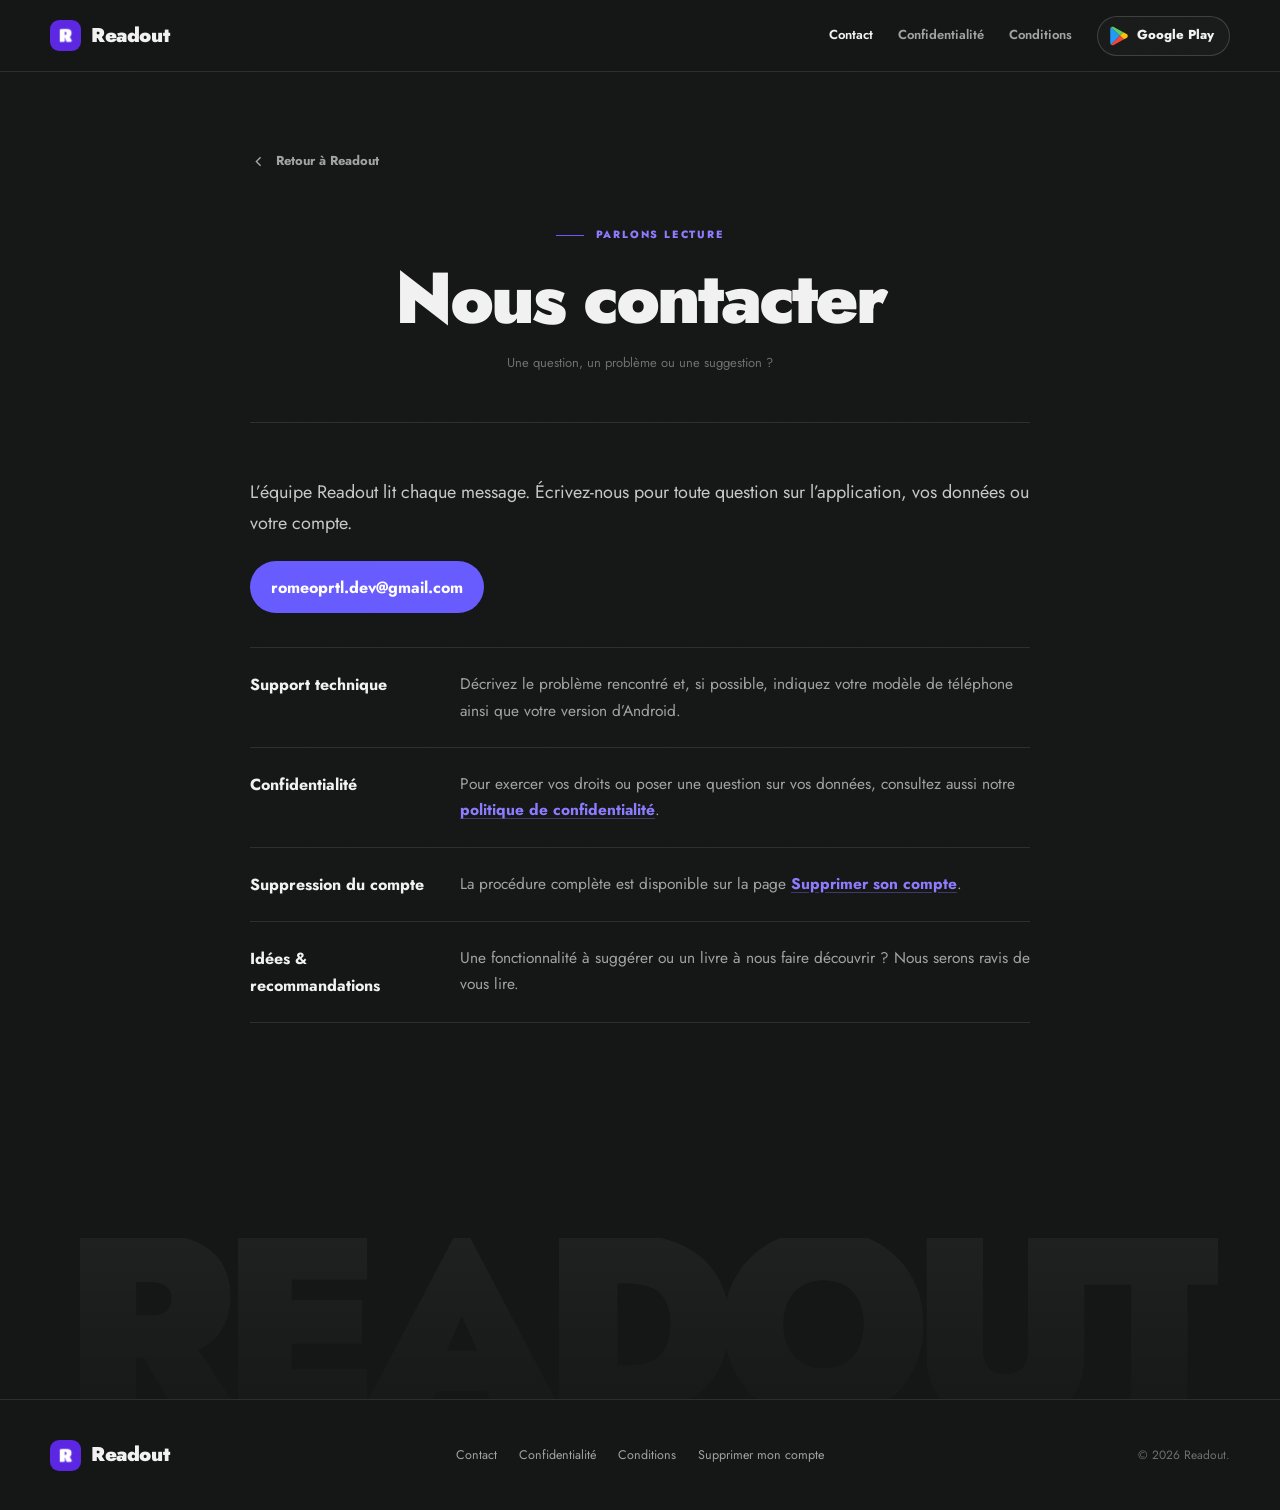
<file: contact.html>
<!DOCTYPE html>
<html lang="fr">
<head>
  <meta charset="UTF-8" />
  <meta name="viewport" content="width=device-width, initial-scale=1.0" />
  <meta name="theme-color" content="#151716" />
  <title>Contact — Readout</title>
  <meta name="description" content="Contacter l’équipe Readout pour une question, une demande d’aide ou l’exercice de vos droits." />
  <link rel="icon" type="image/png" href="screens/icon-Readout.png" />
  <link rel="stylesheet" href="legal.css" />
</head>
<body>
  <nav class="site-nav"><div class="wrap nav-inner"><a href="index.html" class="logo"><img class="brand-icon" src="screens/icon-Readout.png" alt="" />Readout</a><div class="nav-links"><a href="contact.html" aria-current="page">Contact</a><a href="privacy.html">Confidentialité</a><a href="terms.html">Conditions</a><a href="index.html#get" class="nav-cta"><img src="screens/googlePlay.svg" alt="" />Google Play</a></div></div></nav>

  <main class="legal-page">
    <a class="back-link" href="index.html"><svg viewBox="0 0 24 24" fill="none" stroke="currentColor" stroke-width="2" aria-hidden="true"><path d="m15 18-6-6 6-6"/></svg>Retour à Readout</a>
    <header class="legal-header"><span class="legal-label">Parlons lecture</span><h1>Nous contacter</h1><p class="meta">Une question, un problème ou une suggestion ?</p></header>

    <article class="legal-content">
      <p class="intro">L’équipe Readout lit chaque message. Écrivez-nous pour toute question sur l’application, vos données ou votre compte.</p>
      <a class="email-link" href="mailto:romeoprtl.dev@gmail.com">romeoprtl.dev@gmail.com</a>

      <div class="contact-list">
        <div class="contact-row"><strong>Support technique</strong><p>Décrivez le problème rencontré et, si possible, indiquez votre modèle de téléphone ainsi que votre version d’Android.</p></div>
        <div class="contact-row"><strong>Confidentialité</strong><p>Pour exercer vos droits ou poser une question sur vos données, consultez aussi notre <a href="privacy.html">politique de confidentialité</a>.</p></div>
        <div class="contact-row"><strong>Suppression du compte</strong><p>La procédure complète est disponible sur la page <a href="delete-account.html">Supprimer son compte</a>.</p></div>
        <div class="contact-row"><strong>Idées &amp; recommandations</strong><p>Une fonctionnalité à suggérer ou un livre à nous faire découvrir ? Nous serons ravis de vous lire.</p></div>
      </div>
    </article>
  </main>

  <div class="brand-signature" aria-hidden="true"><span>READOUT</span></div>
  <footer class="site-footer"><div class="wrap footer-inner"><a href="index.html" class="logo"><img class="brand-icon" src="screens/icon-Readout.png" alt="" />Readout</a><div class="footer-links"><a href="contact.html">Contact</a><a href="privacy.html">Confidentialité</a><a href="terms.html">Conditions</a><a href="delete-account.html">Supprimer mon compte</a></div><p class="copyright">© 2026 Readout.</p></div></footer>
</body>
</html>
</file>
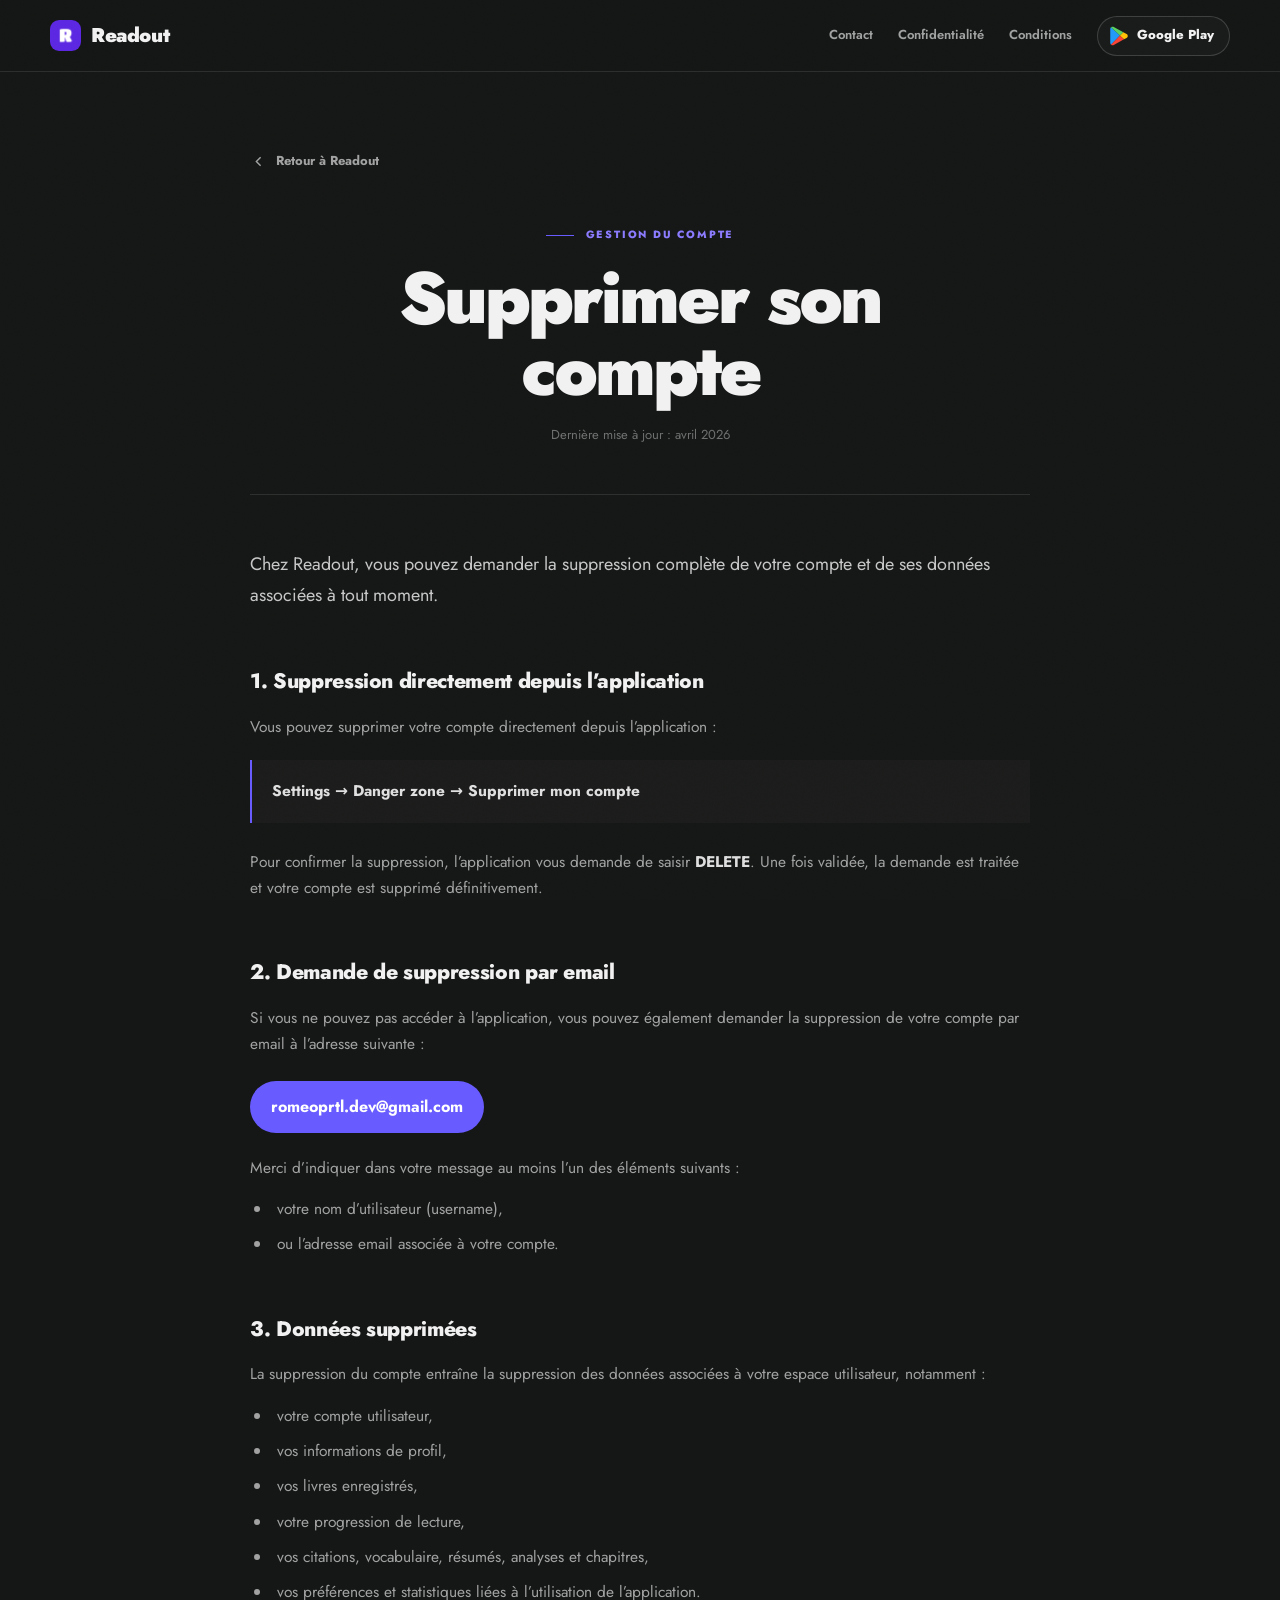
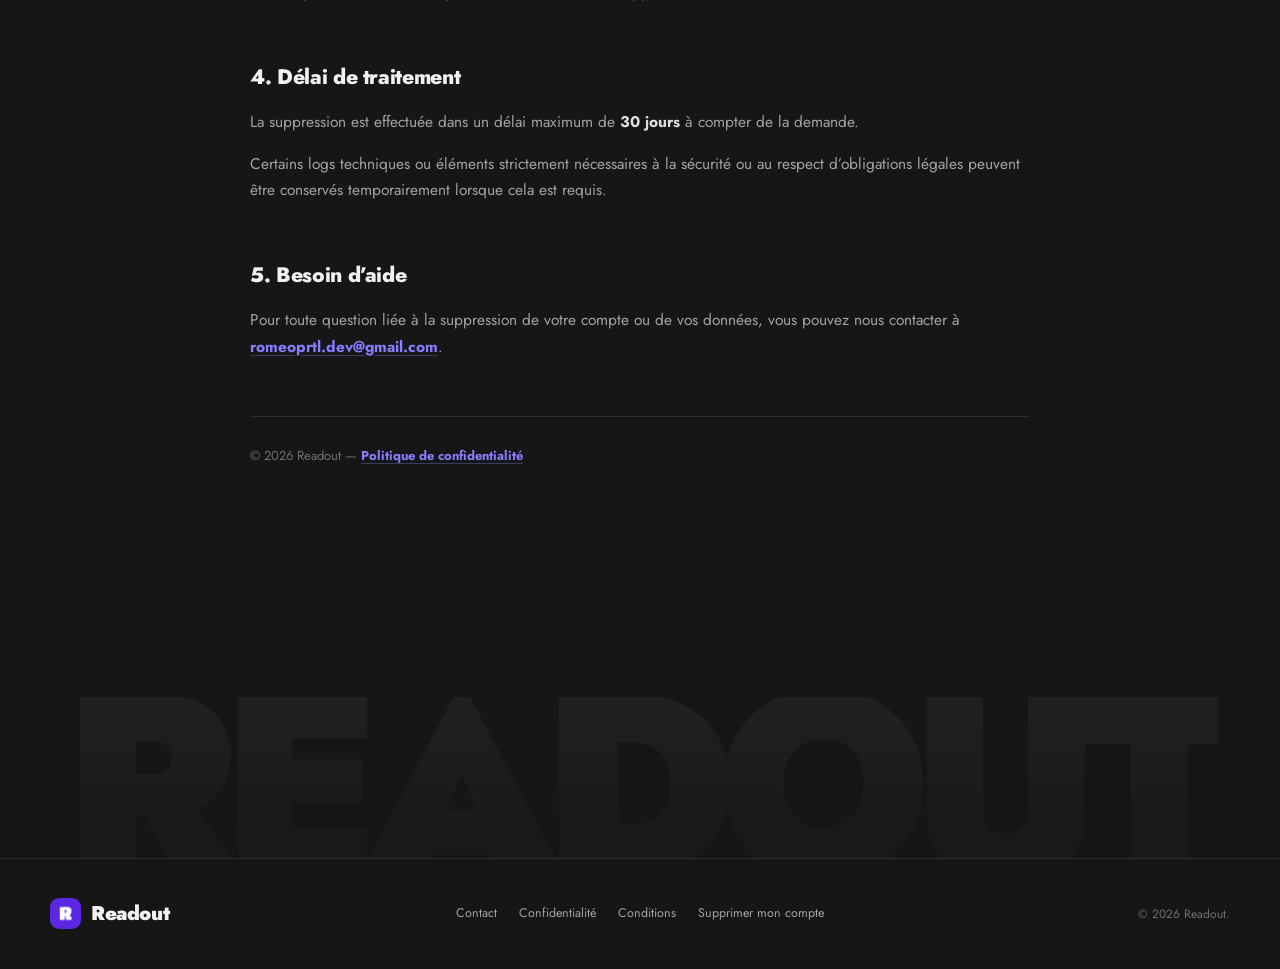
<file: delete-account.html>
<!DOCTYPE html>
<html lang="fr">
<head>
  <meta charset="UTF-8" />
  <meta name="viewport" content="width=device-width, initial-scale=1.0" />
  <meta name="theme-color" content="#151716" />
  <title>Supprimer son compte — Readout</title>
  <meta name="description" content="Procédure de suppression d’un compte Readout et des données associées." />
  <link rel="icon" type="image/png" href="screens/icon-Readout.png" />
  <link rel="stylesheet" href="legal.css" />
</head>
<body>
  <nav class="site-nav"><div class="wrap nav-inner"><a href="index.html" class="logo"><img class="brand-icon" src="screens/icon-Readout.png" alt="" />Readout</a><div class="nav-links"><a href="contact.html">Contact</a><a href="privacy.html">Confidentialité</a><a href="terms.html">Conditions</a><a href="index.html#get" class="nav-cta"><img src="screens/googlePlay.svg" alt="" />Google Play</a></div></div></nav>

  <main class="legal-page">
    <a class="back-link" href="index.html"><svg viewBox="0 0 24 24" fill="none" stroke="currentColor" stroke-width="2" aria-hidden="true"><path d="m15 18-6-6 6-6"/></svg>Retour à Readout</a>
    <header class="legal-header"><span class="legal-label">Gestion du compte</span><h1>Supprimer son compte</h1><p class="meta">Dernière mise à jour : avril 2026</p></header>

    <article class="legal-content">
      <p class="intro">Chez Readout, vous pouvez demander la suppression complète de votre compte et de ses données associées à tout moment.</p>

      <h2>1. Suppression directement depuis l’application</h2>
      <p>Vous pouvez supprimer votre compte directement depuis l’application :</p>
      <div class="info-block"><p><strong>Settings → Danger zone → Supprimer mon compte</strong></p></div>
      <p>Pour confirmer la suppression, l’application vous demande de saisir <strong>DELETE</strong>. Une fois validée, la demande est traitée et votre compte est supprimé définitivement.</p>

      <h2>2. Demande de suppression par email</h2>
      <p>Si vous ne pouvez pas accéder à l’application, vous pouvez également demander la suppression de votre compte par email à l’adresse suivante :</p>
      <a class="email-link" href="mailto:romeoprtl.dev@gmail.com?subject=Suppression%20de%20mon%20compte%20Readout">romeoprtl.dev@gmail.com</a>
      <p style="margin-top:22px">Merci d’indiquer dans votre message au moins l’un des éléments suivants :</p>
      <ul><li>votre nom d’utilisateur (username),</li><li>ou l’adresse email associée à votre compte.</li></ul>

      <h2>3. Données supprimées</h2>
      <p>La suppression du compte entraîne la suppression des données associées à votre espace utilisateur, notamment :</p>
      <ul>
        <li>votre compte utilisateur,</li>
        <li>vos informations de profil,</li>
        <li>vos livres enregistrés,</li>
        <li>votre progression de lecture,</li>
        <li>vos citations, vocabulaire, résumés, analyses et chapitres,</li>
        <li>vos préférences et statistiques liées à l’utilisation de l’application.</li>
      </ul>

      <h2>4. Délai de traitement</h2>
      <p>La suppression est effectuée dans un délai maximum de <strong>30 jours</strong> à compter de la demande.</p>
      <p>Certains logs techniques ou éléments strictement nécessaires à la sécurité ou au respect d’obligations légales peuvent être conservés temporairement lorsque cela est requis.</p>

      <h2>5. Besoin d’aide</h2>
      <p>Pour toute question liée à la suppression de votre compte ou de vos données, vous pouvez nous contacter à <a href="mailto:romeoprtl.dev@gmail.com">romeoprtl.dev@gmail.com</a>.</p>

      <hr />
      <p class="footer-note">© 2026 Readout — <a href="privacy.html">Politique de confidentialité</a></p>
    </article>
  </main>

  <div class="brand-signature" aria-hidden="true"><span>READOUT</span></div>
  <footer class="site-footer"><div class="wrap footer-inner"><a href="index.html" class="logo"><img class="brand-icon" src="screens/icon-Readout.png" alt="" />Readout</a><div class="footer-links"><a href="contact.html">Contact</a><a href="privacy.html">Confidentialité</a><a href="terms.html">Conditions</a><a href="delete-account.html">Supprimer mon compte</a></div><p class="copyright">© 2026 Readout.</p></div></footer>
</body>
</html>
</file>
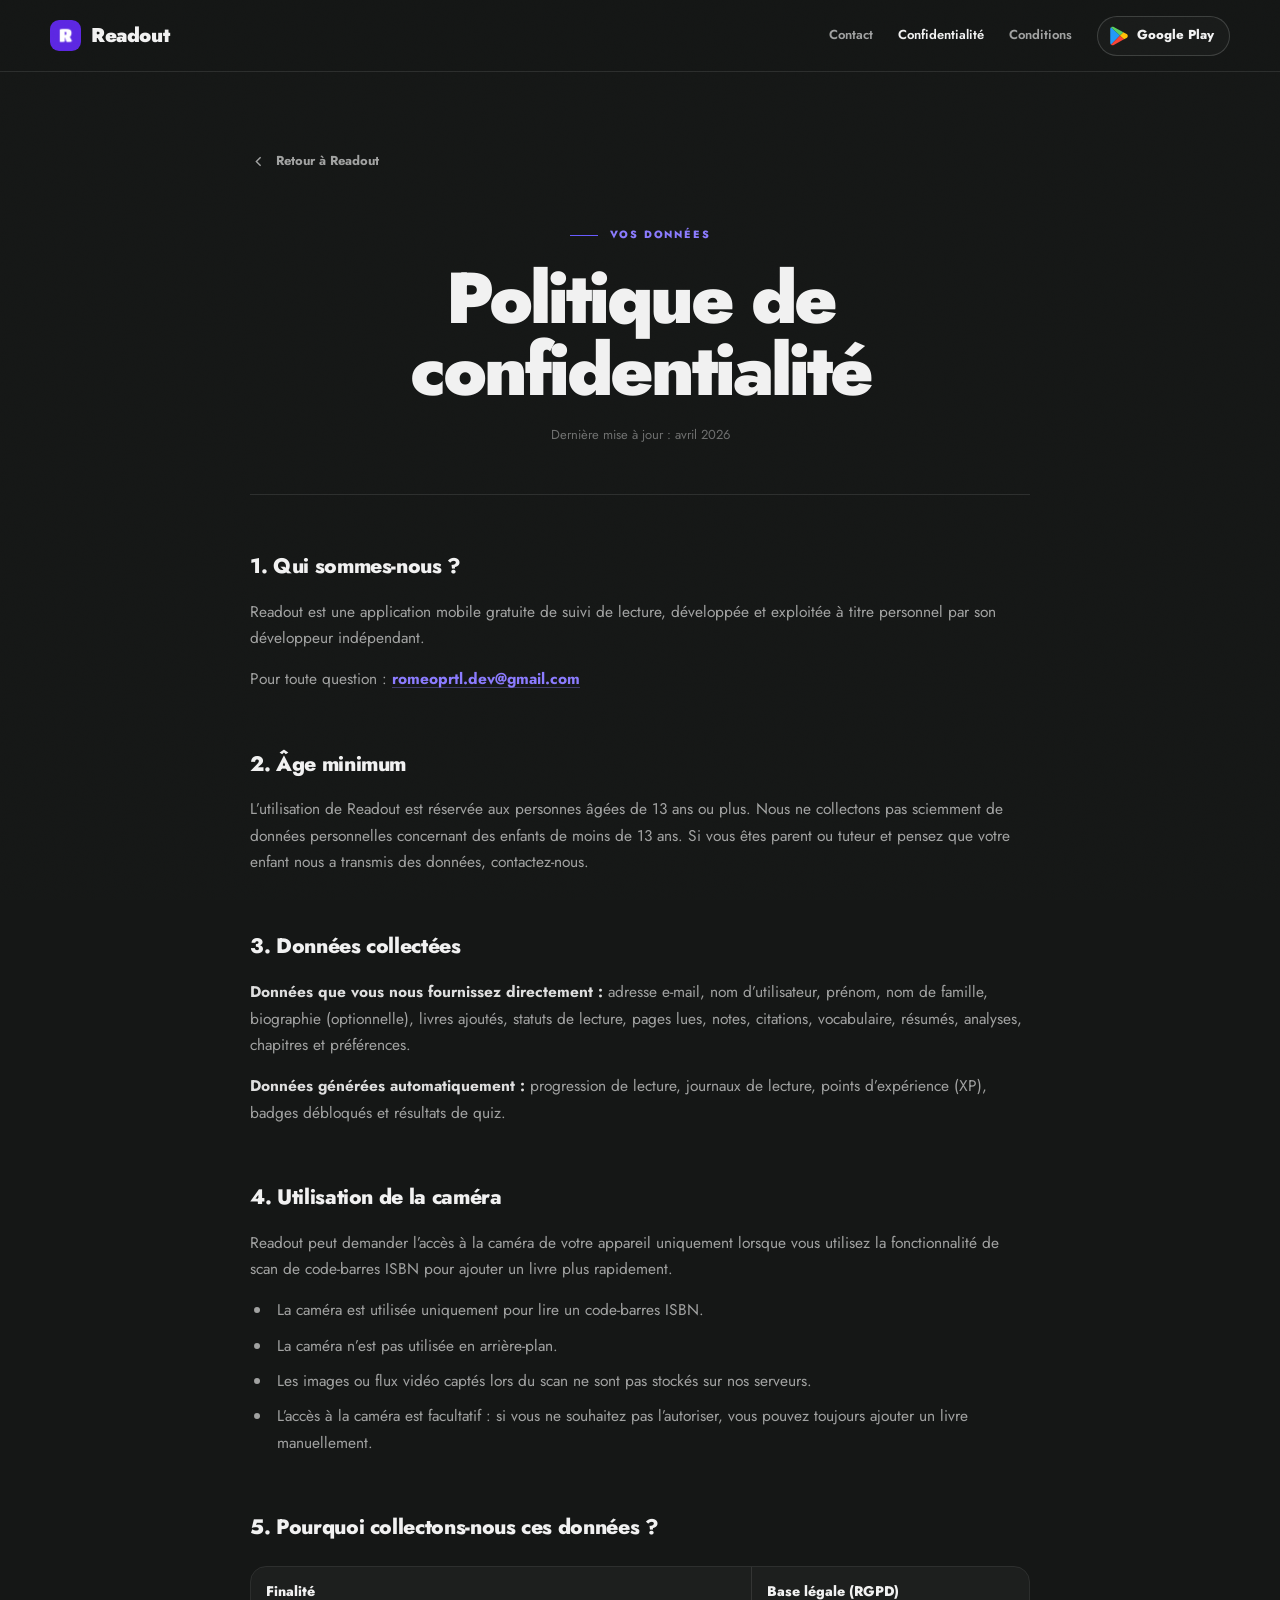
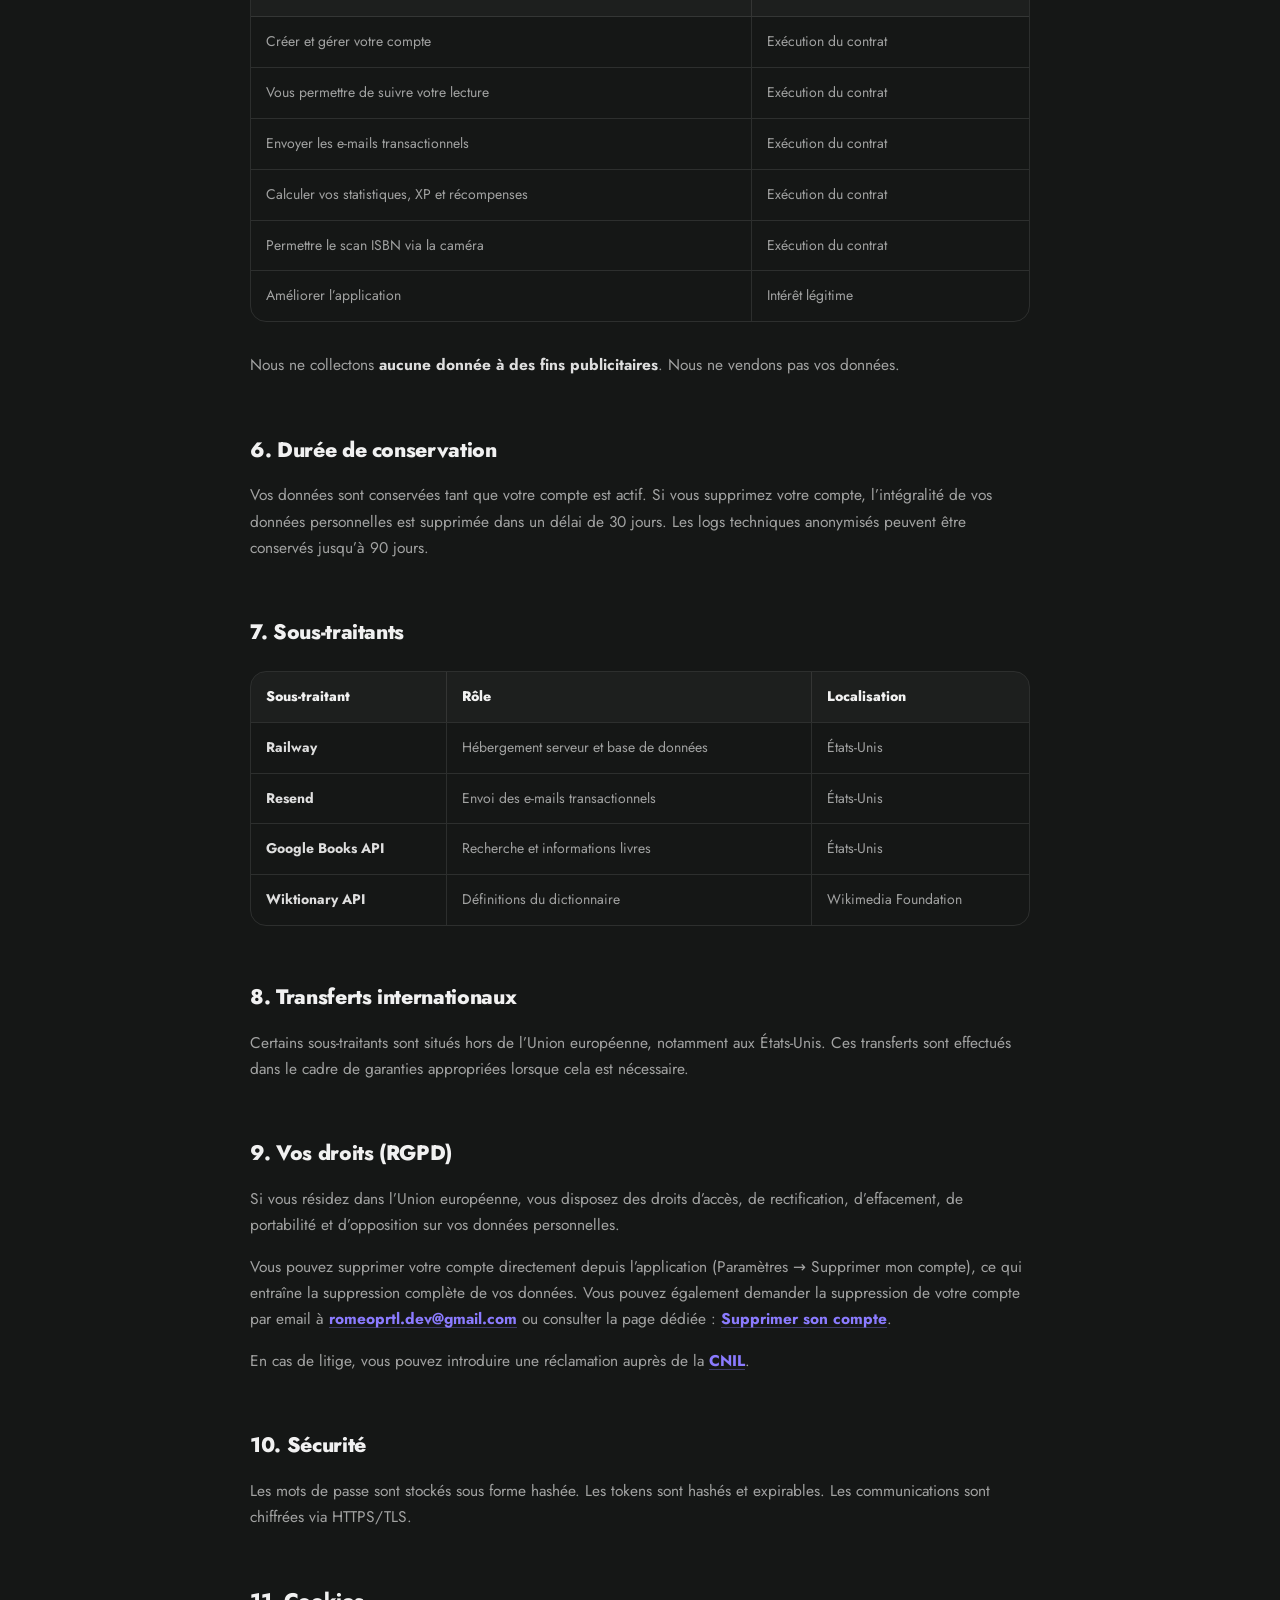
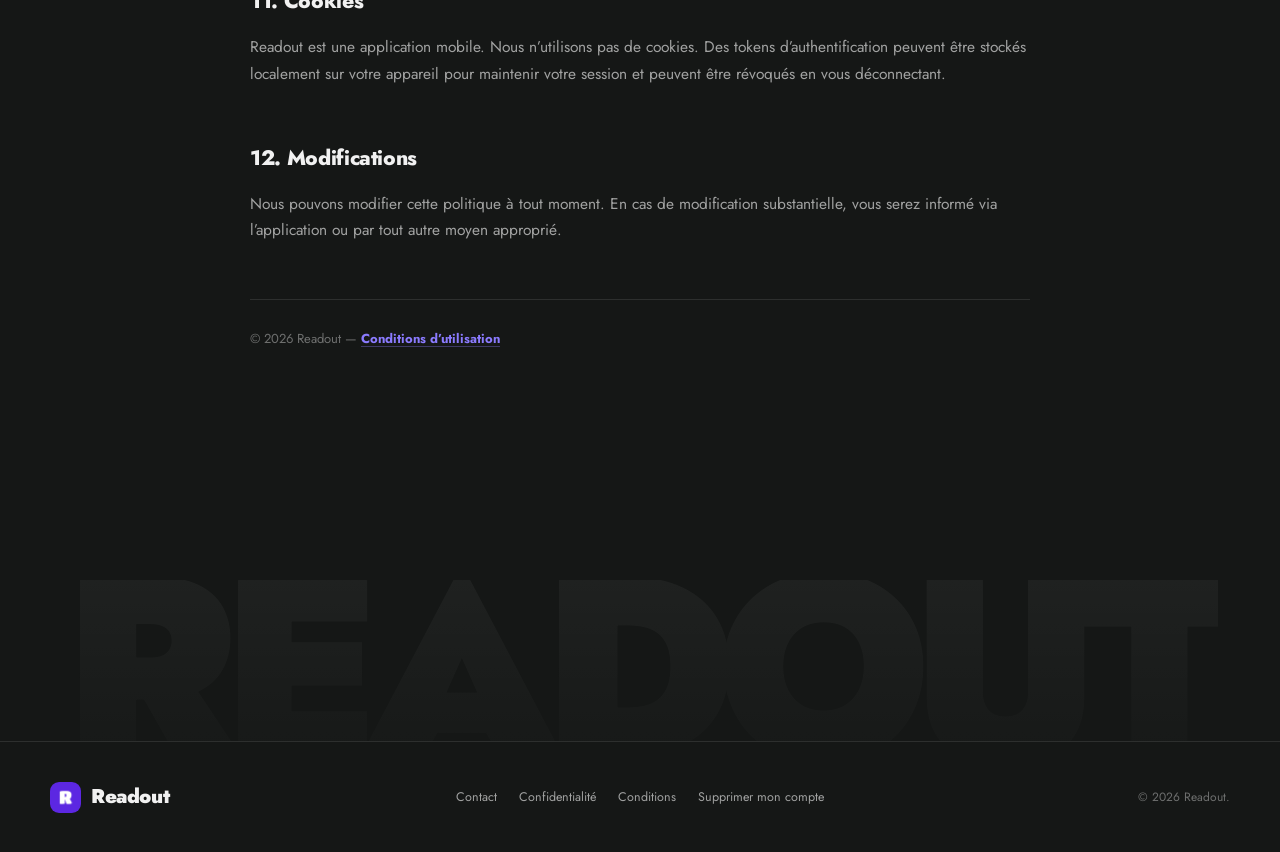
<file: privacy.html>
<!DOCTYPE html>
<html lang="fr">
<head>
  <meta charset="UTF-8" />
  <meta name="viewport" content="width=device-width, initial-scale=1.0" />
  <meta name="theme-color" content="#151716" />
  <title>Politique de confidentialité — Readout</title>
  <meta name="description" content="Politique de confidentialité et gestion des données personnelles de Readout." />
  <link rel="icon" type="image/png" href="screens/icon-Readout.png" />
  <link rel="stylesheet" href="legal.css" />
</head>
<body>
  <nav class="site-nav"><div class="wrap nav-inner"><a href="index.html" class="logo"><img class="brand-icon" src="screens/icon-Readout.png" alt="" />Readout</a><div class="nav-links"><a href="contact.html">Contact</a><a href="privacy.html" aria-current="page">Confidentialité</a><a href="terms.html">Conditions</a><a href="index.html#get" class="nav-cta"><img src="screens/googlePlay.svg" alt="" />Google Play</a></div></div></nav>

  <main class="legal-page">
    <a class="back-link" href="index.html"><svg viewBox="0 0 24 24" fill="none" stroke="currentColor" stroke-width="2" aria-hidden="true"><path d="m15 18-6-6 6-6"/></svg>Retour à Readout</a>
    <header class="legal-header"><span class="legal-label">Vos données</span><h1>Politique de confidentialité</h1><p class="meta">Dernière mise à jour : avril 2026</p></header>

    <article class="legal-content">
      <h2>1. Qui sommes-nous ?</h2>
      <p>Readout est une application mobile gratuite de suivi de lecture, développée et exploitée à titre personnel par son développeur indépendant.</p>
      <p>Pour toute question : <a href="mailto:romeoprtl.dev@gmail.com">romeoprtl.dev@gmail.com</a></p>

      <h2>2. Âge minimum</h2>
      <p>L’utilisation de Readout est réservée aux personnes âgées de 13 ans ou plus. Nous ne collectons pas sciemment de données personnelles concernant des enfants de moins de 13 ans. Si vous êtes parent ou tuteur et pensez que votre enfant nous a transmis des données, contactez-nous.</p>

      <h2>3. Données collectées</h2>
      <p><strong>Données que vous nous fournissez directement :</strong> adresse e-mail, nom d’utilisateur, prénom, nom de famille, biographie (optionnelle), livres ajoutés, statuts de lecture, pages lues, notes, citations, vocabulaire, résumés, analyses, chapitres et préférences.</p>
      <p><strong>Données générées automatiquement :</strong> progression de lecture, journaux de lecture, points d’expérience (XP), badges débloqués et résultats de quiz.</p>

      <h2>4. Utilisation de la caméra</h2>
      <p>Readout peut demander l’accès à la caméra de votre appareil uniquement lorsque vous utilisez la fonctionnalité de scan de code-barres ISBN pour ajouter un livre plus rapidement.</p>
      <ul>
        <li>La caméra est utilisée uniquement pour lire un code-barres ISBN.</li>
        <li>La caméra n’est pas utilisée en arrière-plan.</li>
        <li>Les images ou flux vidéo captés lors du scan ne sont pas stockés sur nos serveurs.</li>
        <li>L’accès à la caméra est facultatif : si vous ne souhaitez pas l’autoriser, vous pouvez toujours ajouter un livre manuellement.</li>
      </ul>

      <h2>5. Pourquoi collectons-nous ces données ?</h2>
      <div class="table-wrap"><table><thead><tr><th>Finalité</th><th>Base légale (RGPD)</th></tr></thead><tbody>
        <tr><td>Créer et gérer votre compte</td><td>Exécution du contrat</td></tr>
        <tr><td>Vous permettre de suivre votre lecture</td><td>Exécution du contrat</td></tr>
        <tr><td>Envoyer les e-mails transactionnels</td><td>Exécution du contrat</td></tr>
        <tr><td>Calculer vos statistiques, XP et récompenses</td><td>Exécution du contrat</td></tr>
        <tr><td>Permettre le scan ISBN via la caméra</td><td>Exécution du contrat</td></tr>
        <tr><td>Améliorer l’application</td><td>Intérêt légitime</td></tr>
      </tbody></table></div>
      <p>Nous ne collectons <strong>aucune donnée à des fins publicitaires</strong>. Nous ne vendons pas vos données.</p>

      <h2>6. Durée de conservation</h2>
      <p>Vos données sont conservées tant que votre compte est actif. Si vous supprimez votre compte, l’intégralité de vos données personnelles est supprimée dans un délai de 30 jours. Les logs techniques anonymisés peuvent être conservés jusqu’à 90 jours.</p>

      <h2>7. Sous-traitants</h2>
      <div class="table-wrap"><table><thead><tr><th>Sous-traitant</th><th>Rôle</th><th>Localisation</th></tr></thead><tbody>
        <tr><td><strong>Railway</strong></td><td>Hébergement serveur et base de données</td><td>États-Unis</td></tr>
        <tr><td><strong>Resend</strong></td><td>Envoi des e-mails transactionnels</td><td>États-Unis</td></tr>
        <tr><td><strong>Google Books API</strong></td><td>Recherche et informations livres</td><td>États-Unis</td></tr>
        <tr><td><strong>Wiktionary API</strong></td><td>Définitions du dictionnaire</td><td>Wikimedia Foundation</td></tr>
      </tbody></table></div>

      <h2>8. Transferts internationaux</h2>
      <p>Certains sous-traitants sont situés hors de l’Union européenne, notamment aux États-Unis. Ces transferts sont effectués dans le cadre de garanties appropriées lorsque cela est nécessaire.</p>

      <h2>9. Vos droits (RGPD)</h2>
      <p>Si vous résidez dans l’Union européenne, vous disposez des droits d’accès, de rectification, d’effacement, de portabilité et d’opposition sur vos données personnelles.</p>
      <p>Vous pouvez supprimer votre compte directement depuis l’application (Paramètres → Supprimer mon compte), ce qui entraîne la suppression complète de vos données. Vous pouvez également demander la suppression de votre compte par email à <a href="mailto:romeoprtl.dev@gmail.com">romeoprtl.dev@gmail.com</a> ou consulter la page dédiée : <a href="delete-account.html">Supprimer son compte</a>.</p>
      <p>En cas de litige, vous pouvez introduire une réclamation auprès de la <a href="https://www.cnil.fr" target="_blank" rel="noopener noreferrer">CNIL</a>.</p>

      <h2>10. Sécurité</h2>
      <p>Les mots de passe sont stockés sous forme hashée. Les tokens sont hashés et expirables. Les communications sont chiffrées via HTTPS/TLS.</p>

      <h2>11. Cookies</h2>
      <p>Readout est une application mobile. Nous n’utilisons pas de cookies. Des tokens d’authentification peuvent être stockés localement sur votre appareil pour maintenir votre session et peuvent être révoqués en vous déconnectant.</p>

      <h2>12. Modifications</h2>
      <p>Nous pouvons modifier cette politique à tout moment. En cas de modification substantielle, vous serez informé via l’application ou par tout autre moyen approprié.</p>

      <hr />
      <p class="footer-note">© 2026 Readout — <a href="terms.html">Conditions d’utilisation</a></p>
    </article>
  </main>

  <div class="brand-signature" aria-hidden="true"><span>READOUT</span></div>
  <footer class="site-footer"><div class="wrap footer-inner"><a href="index.html" class="logo"><img class="brand-icon" src="screens/icon-Readout.png" alt="" />Readout</a><div class="footer-links"><a href="contact.html">Contact</a><a href="privacy.html">Confidentialité</a><a href="terms.html">Conditions</a><a href="delete-account.html">Supprimer mon compte</a></div><p class="copyright">© 2026 Readout.</p></div></footer>
</body>
</html>
</file>
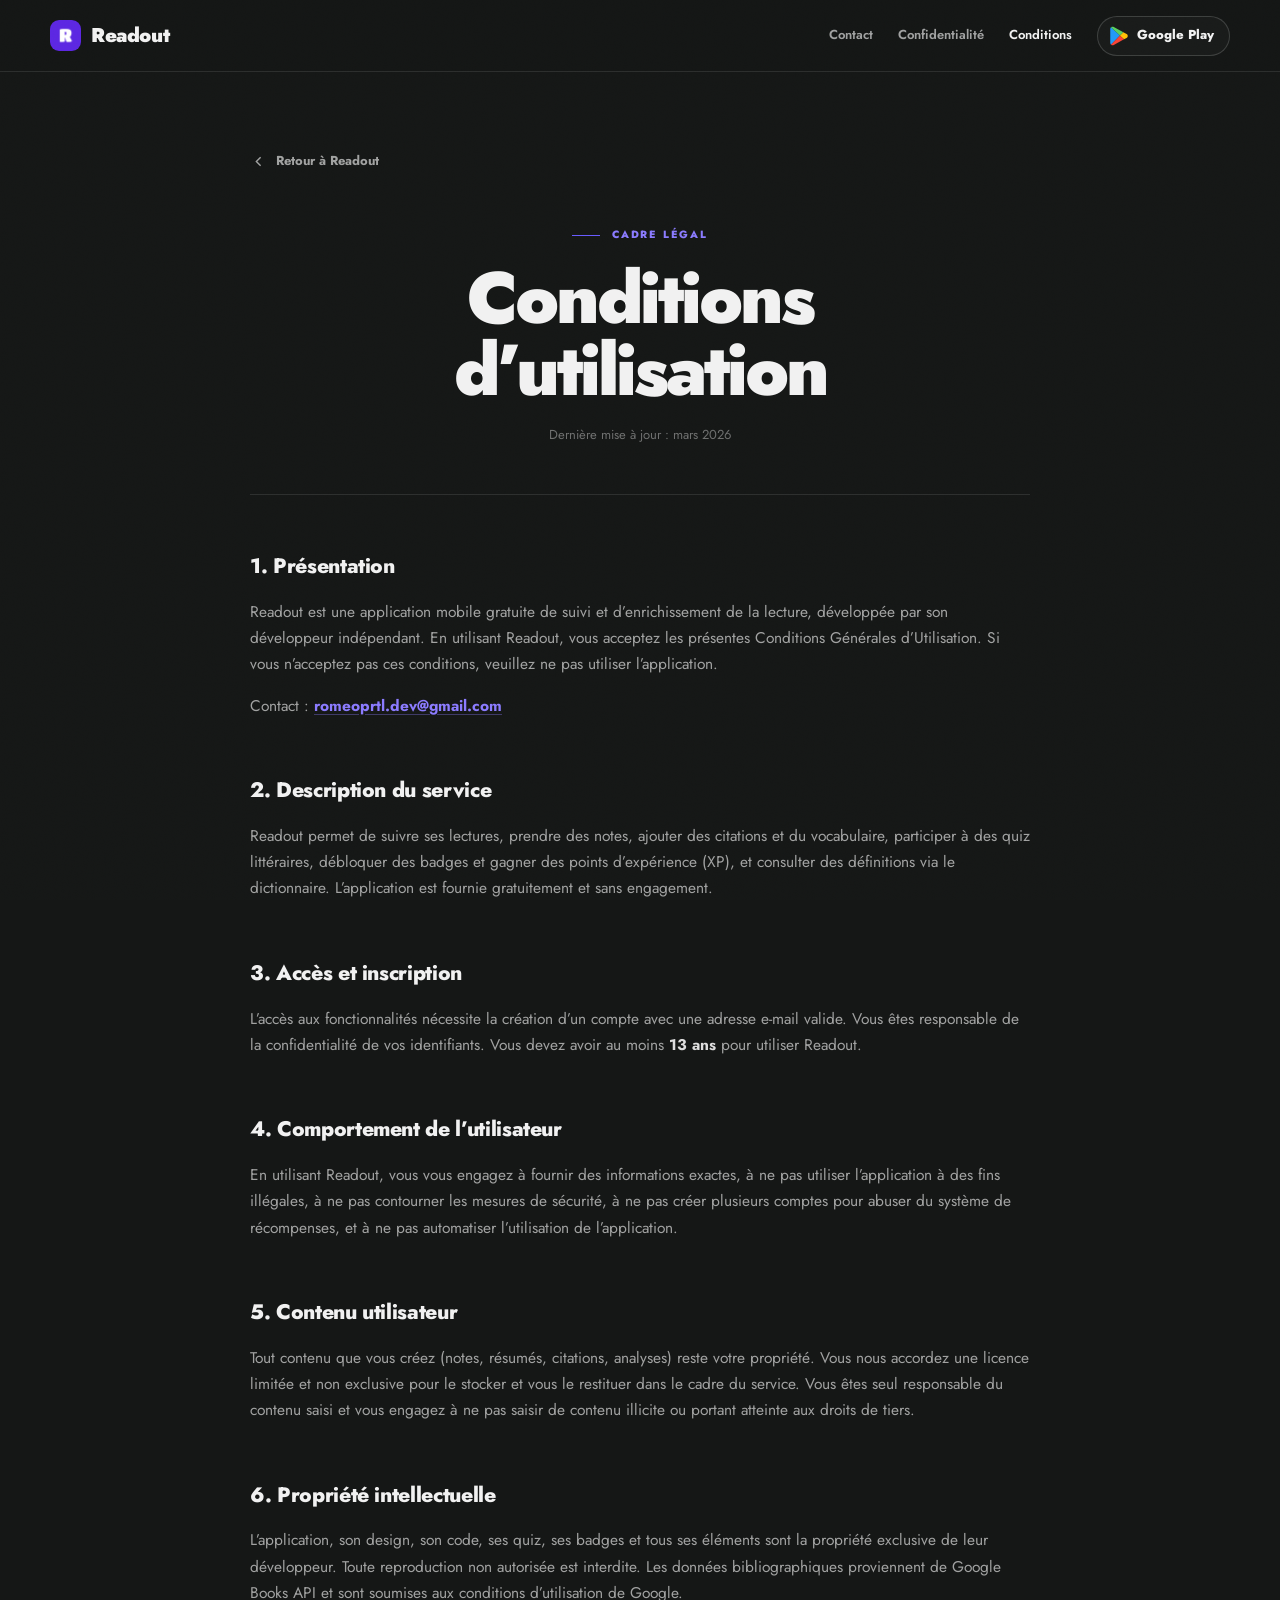
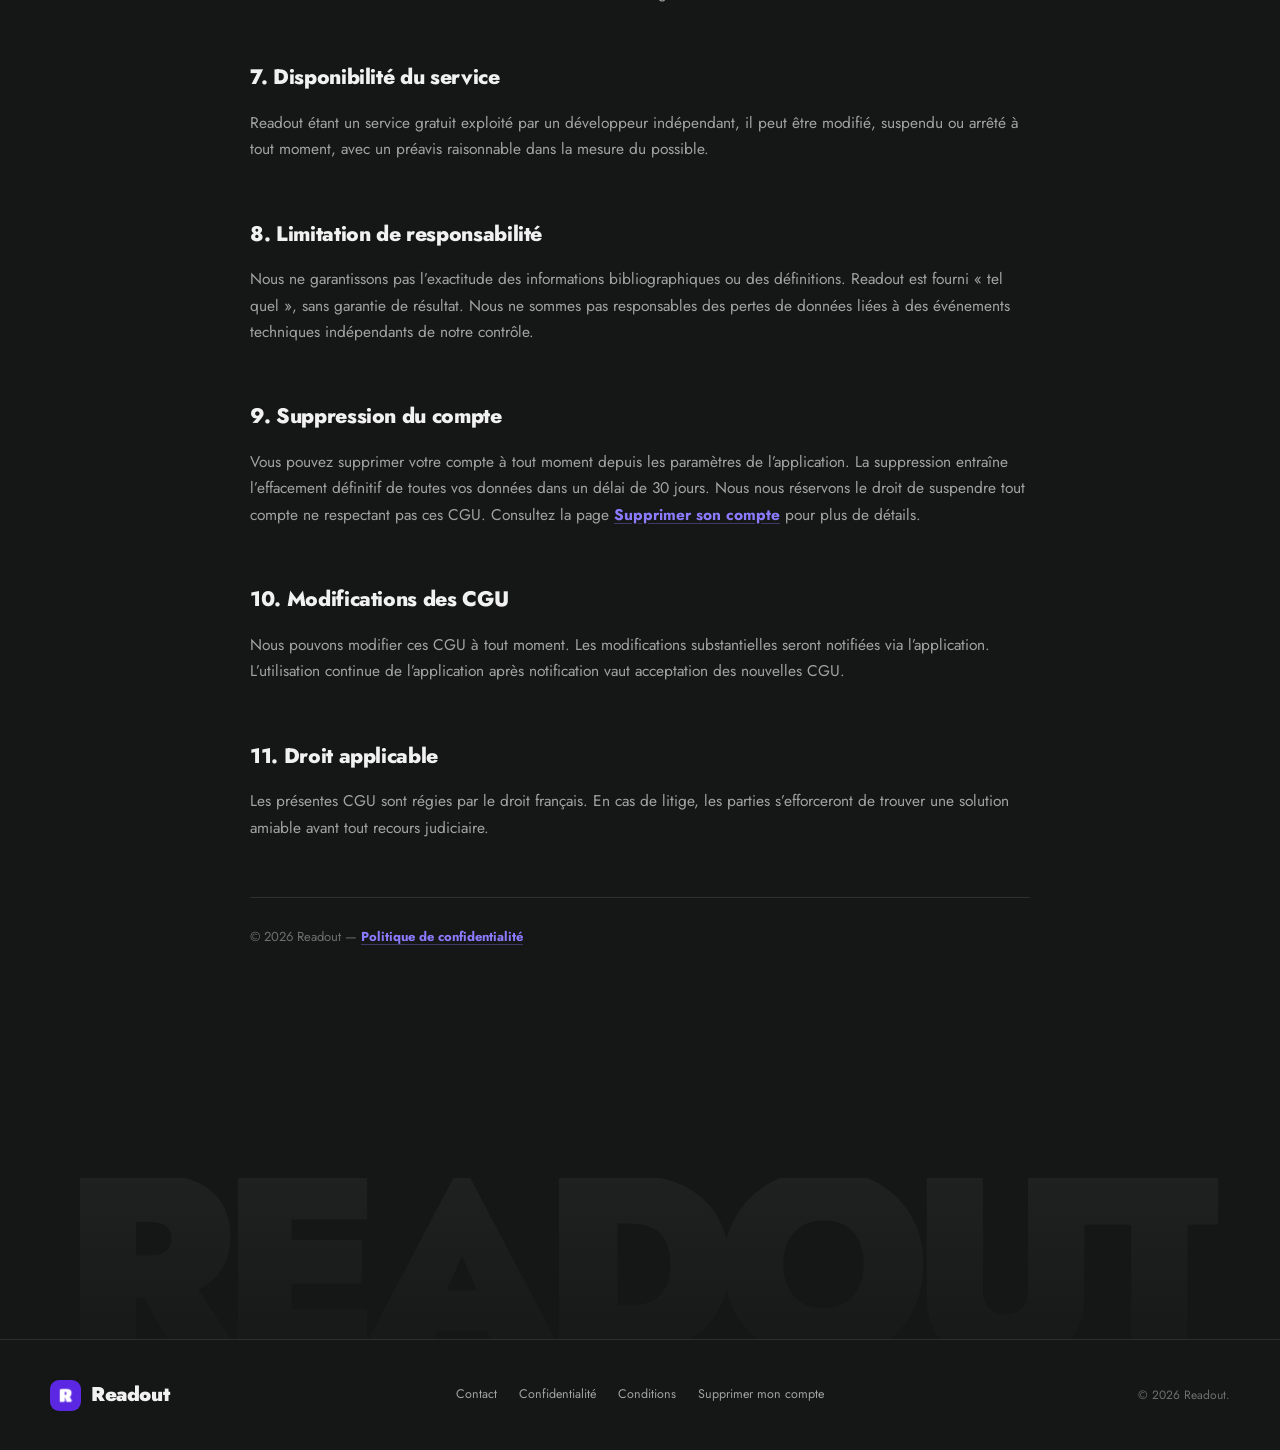
<file: terms.html>
<!DOCTYPE html>
<html lang="fr">
<head>
  <meta charset="UTF-8" />
  <meta name="viewport" content="width=device-width, initial-scale=1.0" />
  <meta name="theme-color" content="#151716" />
  <title>Conditions d’utilisation — Readout</title>
  <meta name="description" content="Conditions générales d’utilisation de l’application Readout." />
  <link rel="icon" type="image/png" href="screens/icon-Readout.png" />
  <link rel="stylesheet" href="legal.css" />
</head>
<body>
  <nav class="site-nav">
    <div class="wrap nav-inner">
      <a href="index.html" class="logo"><img class="brand-icon" src="screens/icon-Readout.png" alt="" />Readout</a>
      <div class="nav-links"><a href="contact.html">Contact</a><a href="privacy.html">Confidentialité</a><a href="terms.html" aria-current="page">Conditions</a><a href="index.html#get" class="nav-cta"><img src="screens/googlePlay.svg" alt="" />Google Play</a></div>
    </div>
  </nav>

  <main class="legal-page">
    <a class="back-link" href="index.html"><svg viewBox="0 0 24 24" fill="none" stroke="currentColor" stroke-width="2" aria-hidden="true"><path d="m15 18-6-6 6-6"/></svg>Retour à Readout</a>
    <header class="legal-header">
      <span class="legal-label">Cadre légal</span>
      <h1>Conditions d’utilisation</h1>
      <p class="meta">Dernière mise à jour : mars 2026</p>
    </header>

    <article class="legal-content">
      <h2>1. Présentation</h2>
      <p>Readout est une application mobile gratuite de suivi et d’enrichissement de la lecture, développée par son développeur indépendant. En utilisant Readout, vous acceptez les présentes Conditions Générales d’Utilisation. Si vous n’acceptez pas ces conditions, veuillez ne pas utiliser l’application.</p>
      <p>Contact : <a href="mailto:romeoprtl.dev@gmail.com">romeoprtl.dev@gmail.com</a></p>

      <h2>2. Description du service</h2>
      <p>Readout permet de suivre ses lectures, prendre des notes, ajouter des citations et du vocabulaire, participer à des quiz littéraires, débloquer des badges et gagner des points d’expérience (XP), et consulter des définitions via le dictionnaire. L’application est fournie gratuitement et sans engagement.</p>

      <h2>3. Accès et inscription</h2>
      <p>L’accès aux fonctionnalités nécessite la création d’un compte avec une adresse e-mail valide. Vous êtes responsable de la confidentialité de vos identifiants. Vous devez avoir au moins <strong>13 ans</strong> pour utiliser Readout.</p>

      <h2>4. Comportement de l’utilisateur</h2>
      <p>En utilisant Readout, vous vous engagez à fournir des informations exactes, à ne pas utiliser l’application à des fins illégales, à ne pas contourner les mesures de sécurité, à ne pas créer plusieurs comptes pour abuser du système de récompenses, et à ne pas automatiser l’utilisation de l’application.</p>

      <h2>5. Contenu utilisateur</h2>
      <p>Tout contenu que vous créez (notes, résumés, citations, analyses) reste votre propriété. Vous nous accordez une licence limitée et non exclusive pour le stocker et vous le restituer dans le cadre du service. Vous êtes seul responsable du contenu saisi et vous engagez à ne pas saisir de contenu illicite ou portant atteinte aux droits de tiers.</p>

      <h2>6. Propriété intellectuelle</h2>
      <p>L’application, son design, son code, ses quiz, ses badges et tous ses éléments sont la propriété exclusive de leur développeur. Toute reproduction non autorisée est interdite. Les données bibliographiques proviennent de Google Books API et sont soumises aux conditions d’utilisation de Google.</p>

      <h2>7. Disponibilité du service</h2>
      <p>Readout étant un service gratuit exploité par un développeur indépendant, il peut être modifié, suspendu ou arrêté à tout moment, avec un préavis raisonnable dans la mesure du possible.</p>

      <h2>8. Limitation de responsabilité</h2>
      <p>Nous ne garantissons pas l’exactitude des informations bibliographiques ou des définitions. Readout est fourni « tel quel », sans garantie de résultat. Nous ne sommes pas responsables des pertes de données liées à des événements techniques indépendants de notre contrôle.</p>

      <h2>9. Suppression du compte</h2>
      <p>Vous pouvez supprimer votre compte à tout moment depuis les paramètres de l’application. La suppression entraîne l’effacement définitif de toutes vos données dans un délai de 30 jours. Nous nous réservons le droit de suspendre tout compte ne respectant pas ces CGU. Consultez la page <a href="delete-account.html">Supprimer son compte</a> pour plus de détails.</p>

      <h2>10. Modifications des CGU</h2>
      <p>Nous pouvons modifier ces CGU à tout moment. Les modifications substantielles seront notifiées via l’application. L’utilisation continue de l’application après notification vaut acceptation des nouvelles CGU.</p>

      <h2>11. Droit applicable</h2>
      <p>Les présentes CGU sont régies par le droit français. En cas de litige, les parties s’efforceront de trouver une solution amiable avant tout recours judiciaire.</p>

      <hr />
      <p class="footer-note">© 2026 Readout — <a href="privacy.html">Politique de confidentialité</a></p>
    </article>
  </main>

  <div class="brand-signature" aria-hidden="true"><span>READOUT</span></div>
  <footer class="site-footer"><div class="wrap footer-inner"><a href="index.html" class="logo"><img class="brand-icon" src="screens/icon-Readout.png" alt="" />Readout</a><div class="footer-links"><a href="contact.html">Contact</a><a href="privacy.html">Confidentialité</a><a href="terms.html">Conditions</a><a href="delete-account.html">Supprimer mon compte</a></div><p class="copyright">© 2026 Readout.</p></div></footer>
</body>
</html>
</file>
<file: legal.css>
@import url('https://fonts.googleapis.com/css2?family=Jost:wght@400;500;600;700;800;900&display=swap');

:root {
  --bg: #151716;
  --text: rgba(255,255,255,.94);
  --muted: rgba(255,255,255,.60);
  --faint: rgba(255,255,255,.38);
  --border: rgba(255,255,255,.10);
  --primary: #685BFF;
  --primary-2: #8B7BFF;
  --primary-soft: rgba(104,91,255,.14);
  --maxw: 1180px;
}

* { box-sizing: border-box; margin: 0; padding: 0; }
html { scroll-behavior: smooth; }
body {
  min-height: 100vh; background: var(--bg); color: var(--text);
  font-family: 'Jost', system-ui, sans-serif; line-height: 1.7; -webkit-font-smoothing: antialiased;
}
body::after {
  content: ""; position: fixed; inset: 0; z-index: 9999; pointer-events: none;
  opacity: .028; mix-blend-mode: overlay;
  background-image: url("data:image/svg+xml,%3Csvg xmlns='http://www.w3.org/2000/svg' width='120' height='120'%3E%3Cfilter id='n'%3E%3CfeTurbulence type='fractalNoise' baseFrequency='.9' numOctaves='3'/%3E%3C/filter%3E%3Crect width='100%25' height='100%25' filter='url(%23n)'/%3E%3C/svg%3E");
}
a { color: inherit; text-decoration: none; }
::selection { background: rgba(104,91,255,.4); }
.wrap { width: min(var(--maxw), calc(100% - 48px)); margin-inline: auto; }

.site-nav {
  position: fixed; inset: 0 0 auto; z-index: 100; height: 72px;
  background: rgba(21,23,22,.84); border-bottom: 1px solid var(--border); backdrop-filter: blur(18px);
}
.nav-inner { height: 100%; display: flex; align-items: center; justify-content: space-between; }
.logo { display: inline-flex; align-items: center; gap: 10px; font-size: 20px; font-weight: 900; letter-spacing: -.4px; }
.brand-icon { display: block; width: 31px; height: 31px; border-radius: 9px; }
.nav-links { display: flex; align-items: center; gap: 25px; }
.nav-links a { color: var(--muted); font-size: 13px; font-weight: 600; transition: color .2s; }
.nav-links a:hover, .nav-links a[aria-current="page"] { color: var(--text); }
.nav-cta {
  display: inline-flex; align-items: center; gap: 8px; min-height: 40px; padding: 0 15px 0 11px;
  border: 1px solid rgba(255,255,255,.16); border-radius: 999px; background: rgba(255,255,255,.025);
  color: var(--text) !important; font-weight: 800 !important; transition: transform .2s, border-color .2s, background .2s !important;
}
.nav-cta img { display: block; width: 20px; height: 20px; object-fit: contain; }
.nav-cta:hover { transform: translateY(-2px); border-color: rgba(104,91,255,.5); background: var(--primary-soft); }

.legal-page { width: min(780px, calc(100% - 48px)); margin: 0 auto; padding: 150px 0 120px; }
.back-link {
  display: inline-flex; align-items: center; gap: 9px; margin-bottom: 54px;
  color: var(--muted); font-size: 13px; font-weight: 700; transition: color .2s, transform .2s;
}
.back-link:hover { color: var(--text); transform: translateX(-3px); }
.back-link svg { width: 17px; height: 17px; }
.legal-label { display: flex; align-items: center; justify-content: center; gap: 12px; margin-bottom: 18px; color: var(--primary-2); font-size: 10.5px; font-weight: 800; letter-spacing: 1.8px; text-transform: uppercase; }
.legal-label::before { content: ""; width: 28px; height: 1px; background: var(--primary); }
.legal-header { padding-bottom: 48px; margin-bottom: 54px; border-bottom: 1px solid var(--border); text-align: center; }
.legal-header h1 { max-width: 720px; margin-inline: auto; font-size: clamp(44px, 7vw, 72px); font-weight: 900; letter-spacing: -3px; line-height: 1; }
.meta { margin-top: 18px; color: var(--faint); font-size: 13px; }
.intro { color: rgba(255,255,255,.76) !important; font-size: 18px !important; line-height: 1.7 !important; }

.legal-content h2 { margin: 54px 0 14px; color: var(--text); font-size: 21px; font-weight: 800; letter-spacing: -.35px; }
.legal-content p, .legal-content li { color: var(--muted); font-size: 15.5px; }
.legal-content p { margin-bottom: 15px; }
.legal-content strong { color: rgba(255,255,255,.86); font-weight: 700; }
.legal-content a { color: var(--primary-2); font-weight: 700; text-decoration: underline; text-decoration-color: rgba(139,123,255,.35); text-underline-offset: 3px; }
.legal-content ul, .legal-content ol { margin: 10px 0 20px 22px; }
.legal-content li { padding-left: 5px; }
.legal-content li + li { margin-top: 9px; }
.legal-content hr { height: 1px; margin: 56px 0 28px; border: 0; background: var(--border); }
.footer-note { color: var(--faint) !important; font-size: 13px !important; }

.table-wrap { width: 100%; margin: 20px 0 30px; overflow-x: auto; border: 1px solid var(--border); border-radius: 16px; }
table { width: 100%; min-width: 600px; border-collapse: collapse; font-size: 14px; }
th { padding: 13px 15px; color: var(--text); background: rgba(255,255,255,.035); text-align: left; font-weight: 800; }
td { padding: 13px 15px; color: var(--muted); border-top: 1px solid var(--border); vertical-align: top; }
th + th, td + td { border-left: 1px solid var(--border); }

.info-block { margin: 20px 0 26px; padding: 18px 20px; border-left: 2px solid var(--primary); background: rgba(255,255,255,.025); }
.info-block p:last-child { margin-bottom: 0; }
.email-link {
  display: inline-flex; align-items: center; gap: 10px; min-height: 52px; margin-top: 8px; padding: 0 20px;
  border: 1px solid rgba(104,91,255,.45); border-radius: 999px; color: #fff !important;
  background: var(--primary); text-decoration: none !important; transition: transform .2s, background .2s;
}
.email-link:hover { transform: translateY(-2px); background: var(--primary-2); }
.contact-list { margin-top: 34px; border-top: 1px solid var(--border); }
.contact-row { display: grid; grid-template-columns: 180px 1fr; gap: 30px; padding: 23px 0; border-bottom: 1px solid var(--border); }
.contact-row strong { color: var(--text); }
.contact-row p { margin: 0; }

.brand-signature { height: clamp(150px, 20vw, 310px); display: flex; align-items: flex-end; justify-content: center; overflow: hidden; pointer-events: none; }
.brand-signature span {
  white-space: nowrap; font-size: clamp(100px, 20vw, 360px); font-weight: 900; line-height: .68; letter-spacing: -.082em;
  transform: translateY(.05em); color: transparent;
  background: linear-gradient(180deg, rgba(255,255,255,.045), rgba(255,255,255,.012)); -webkit-background-clip: text; background-clip: text;
}
.site-footer { border-top: 1px solid var(--border); }
.footer-inner { min-height: 110px; display: grid; grid-template-columns: 1fr auto 1fr; align-items: center; gap: 24px; }
.footer-links { display: flex; gap: 22px; }
.footer-links a { color: var(--muted); font-size: 12.5px; }
.footer-links a:hover { color: var(--text); }
.copyright { justify-self: end; color: var(--faint); font-size: 12px; }

@media (max-width: 760px) {
  .wrap, .legal-page { width: min(100% - 32px, var(--maxw)); }
  .site-nav { height: 66px; }
  .nav-links a:not(.nav-cta) { display: none; }
  .legal-page { padding: 120px 0 90px; }
  .back-link { margin-bottom: 42px; }
  .legal-header { padding-bottom: 38px; margin-bottom: 40px; }
  .legal-header h1 { font-size: clamp(40px, 13vw, 56px); letter-spacing: -2px; }
  .legal-content h2 { margin-top: 44px; }
  .contact-row { grid-template-columns: 1fr; gap: 6px; }
  .brand-signature { height: 135px; }
  .brand-signature span { font-size: 28vw; }
  .footer-inner { min-height: 96px; grid-template-columns: 1fr auto; }
  .footer-links { display: none; }
  .copyright { max-width: 145px; text-align: right; }
}
</file>
